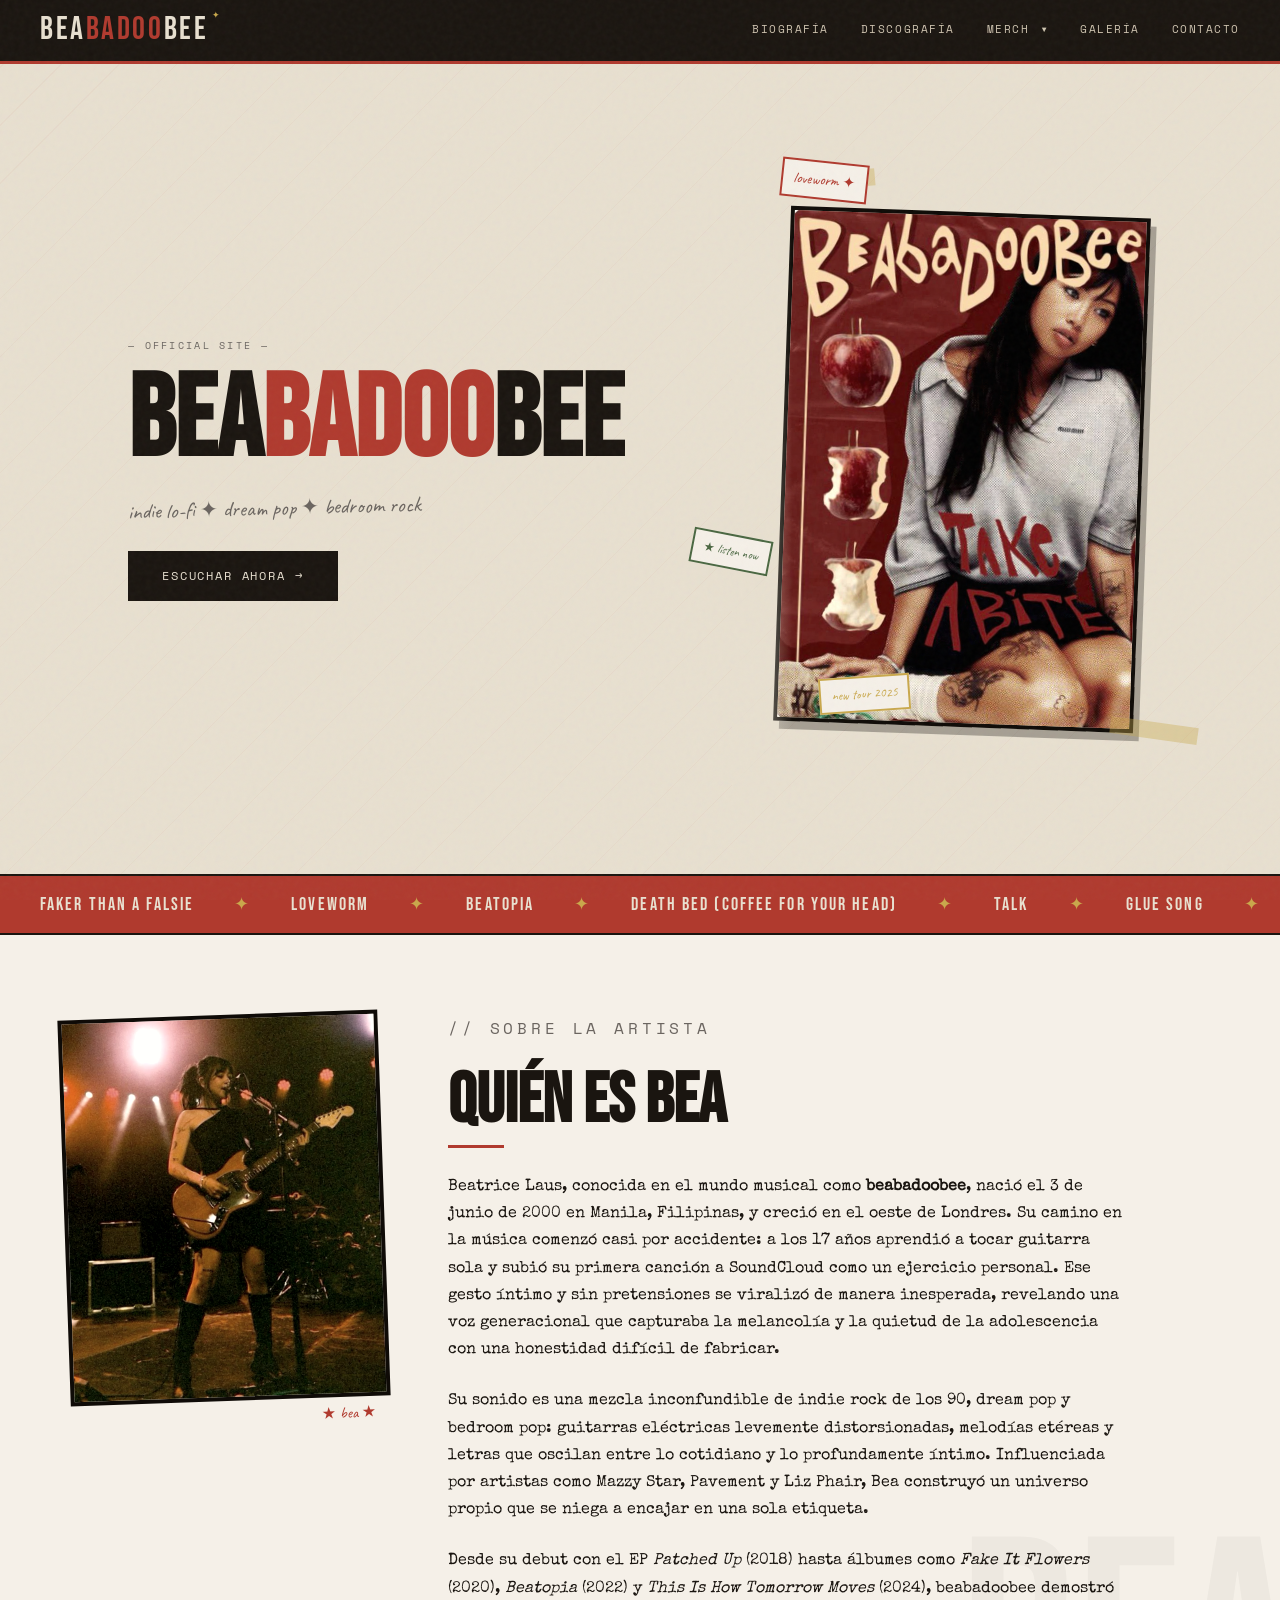
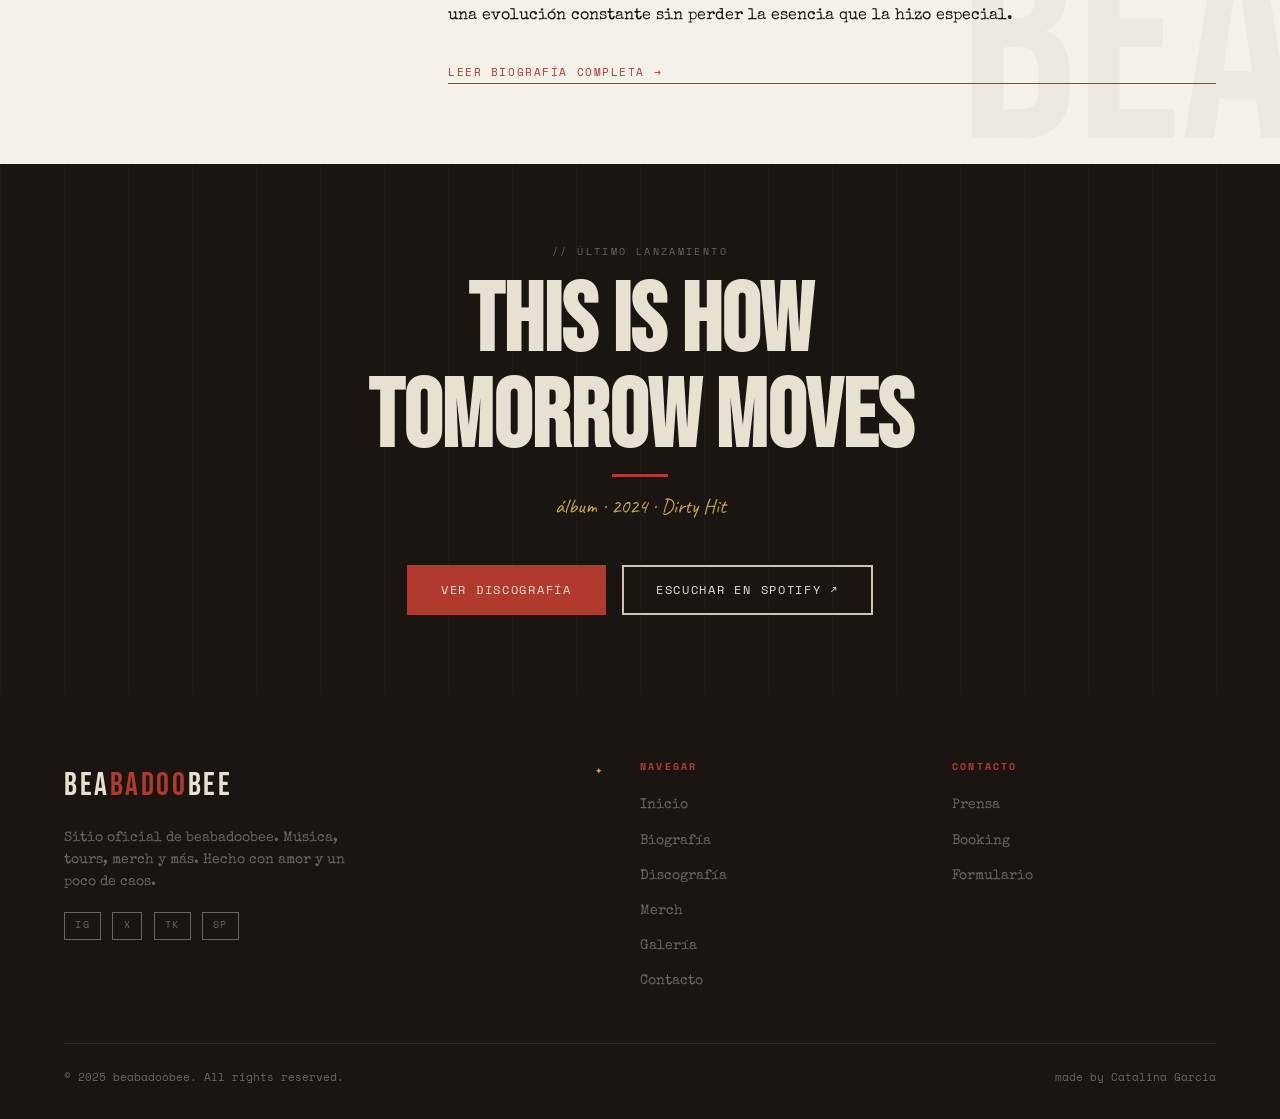
<file: index.html>
<!doctype html>
<html lang="es">
<head>
  <meta charset="UTF-8" />
  <meta name="viewport" content="width=device-width, initial-scale=1.0" />
  <meta name="description" content="Sitio oficial de beabadoobee — música, tours, merch y más." />
  <title>beabadoobee — official site</title>
  <link rel="stylesheet" href="styles.css" />
  <link rel="icon" href="data:image/svg+xml,<svg xmlns='http://www.w3.org/2000/svg' viewBox='0 0 100 100'><text y='.9em' font-size='90'>🌹</text></svg>" />
</head>
<body>

<nav class="site-nav" role="navigation" aria-label="Menú principal">
  <a href="index.html" class="nav-logo">bea<span>badoo</span>bee</a>
  <ul class="nav-links">
    <li><a href="biografia.html">Biografía</a></li>
    <li><a href="discografia.html">Discografía</a></li>
<li class="merch-nav-item">
  <a href="merch.html" class="merch-toggle" aria-haspopup="true">Merch <span class="arrow">▼</span></a>
  <div class="merch-dropdown" role="menu">
    <a href="merch.html">Todo el Merch</a>
    <a href="merch.html#remeras">Remeras</a>
    <a href="merch.html#abrigos">Abrigos</a>
    <a href="merch.html#accesorios">Accesorios</a>
    <a href="merch.html#vinilos">Vinilos</a>
  </div>
</li>
    <li><a href="galeria.html">Galería</a></li>
    <li><a href="contacto.html">Contacto</a></li>
  </ul>
  <button class="hamburger" aria-label="Abrir menú" aria-expanded="false" aria-controls="mobile-menu">
    <span></span><span></span><span></span>
  </button>
</nav>
<div class="mobile-menu" hidden id="mobile-menu">
  <ul>
    <li><a href="biografia.html">Biografía</a></li>
    <li><a href="discografia.html">Discografía</a></li>
    <li>
      <a href="merch.html" class="mobile-merch-toggle">Merch</a>
      <div class="mobile-merch-sub">
        <a href="merch.html">Todo el Merch</a>
        <a href="merch.html#remeras">Remeras</a>
        <a href="merch.html#abrigos">Abrigos</a>
        <a href="merch.html#accesorios">Accesorios</a>
        <a href="merch.html#vinilos">Vinilos</a>
      </div>
    </li>
    <li><a href="galeria.html">Gallery</a></li>
    <li><a href="contacto.html">Contacto</a></li>
  </ul>
</div>

<section class="hero" aria-labelledby="hero-title">
  <div class="hero-bg" aria-hidden="true"></div>

  <div class="hero-text">
    <p class="hero-eyebrow">— official site —</p>
    <h1 class="hero-title" id="hero-title">
      bea<span class="accent">badoo</span>bee
    </h1>
    <p class="hero-subtitle">indie lo-fi ✦ dream pop ✦ bedroom rock</p>
    <a href="discografia.html" class="hero-cta">Escuchar ahora →</a>
  </div>

  <div class="hero-image-side">
    <img
      src="imagenes/portada.jpg"
      alt="beabadoobee inicio primera imagen"
      loading="eager"
    />
    <div class="tape tape-h tape-1" aria-hidden="true"></div>
    <div class="tape tape-h tape-2" aria-hidden="true"></div>
  </div>

  <span class="hero-sticker sticker-1" aria-hidden="true">loveworm ✦</span>
  <span class="hero-sticker sticker-2" aria-hidden="true">new tour 2025</span>
  <span class="hero-sticker sticker-3" aria-hidden="true">★ listen now</span>
</section>

<!-- canciones-->
<div class="marquee-wrap" aria-hidden="true">
  <div class="marquee-track">
    <span>faker than a falsie</span><span class="dot">✦</span>
    <span>loveworm</span><span class="dot">✦</span>
    <span>beatopia</span><span class="dot">✦</span>
    <span>death bed (coffee for your head)</span><span class="dot">✦</span>
    <span>talk</span><span class="dot">✦</span>
    <span>glue song</span><span class="dot">✦</span>
    <span>ripple</span><span class="dot">✦</span>
    <span>faker than a falsie</span><span class="dot">✦</span>
    <span>loveworm</span><span class="dot">✦</span>
    <span>beatopia</span><span class="dot">✦</span>
    <span>death bed (coffee for your head)</span><span class="dot">✦</span>
    <span>talk</span><span class="dot">✦</span>
    <span>glue song</span><span class="dot">✦</span>
    <span>ripple</span><span class="dot">✦</span>
  </div>
</div>

<section class="about" id="sobre" aria-labelledby="about-title">
  <div class="about-grid">
    <div class="about-img-wrap">
      <img
        src="imagenes/bea_escenario2.jpeg"
        alt="presentacion escenario bea"
        loading="lazy"
      />
    </div>
    <div class="about-text">
      <p class="section-label">// sobre la artista</p>
      <h2 class="section-title" id="about-title">quién es bea</h2>
      <p>Beatrice Laus, conocida en el mundo musical como <strong>beabadoobee</strong>, nació el 3 de junio de 2000 en Manila, Filipinas, y creció en el oeste de Londres. Su camino en la música comenzó casi por accidente: a los 17 años aprendió a tocar guitarra sola y subió su primera canción a SoundCloud como un ejercicio personal. Ese gesto íntimo y sin pretensiones se viralizó de manera inesperada, revelando una voz generacional que capturaba la melancolía y la quietud de la adolescencia con una honestidad difícil de fabricar.</p>
      <p>Su sonido es una mezcla inconfundible de indie rock de los 90, dream pop y bedroom pop: guitarras eléctricas levemente distorsionadas, melodías etéreas y letras que oscilan entre lo cotidiano y lo profundamente íntimo. Influenciada por artistas como Mazzy Star, Pavement y Liz Phair, Bea construyó un universo propio que se niega a encajar en una sola etiqueta.</p>
      <p>Desde su debut con el EP <em>Patched Up</em> (2018) hasta álbumes como <em>Fake It Flowers</em> (2020), <em>Beatopia</em> (2022) y <em>This Is How Tomorrow Moves</em> (2024), beabadoobee demostró una evolución constante sin perder la esencia que la hizo especial.</p>
      <a href="biografia.html" class="about-link">Leer biografía completa →</a>
    </div>
  </div>
</section>

<section class="release-teaser" aria-labelledby="release-title">
  <p class="section-label">// último lanzamiento</p>
  <h2 class="section-title" id="release-title">this is how<br/>tomorrow moves</h2>
  <p class="album-info">álbum · 2024 · Dirty Hit</p>
  <div class="release-actions">
    <a href="discografia.html" class="btn-primary">Ver discografía</a>
    <a href="https://open.spotify.com/intl-es/album/5oT7xqbRbQCevZ0XC5aBFu?si=8fBaiIDBQwiIVOT1rym90A" target="_blank" rel="noopener" class="btn-outline">Escuchar en Spotify ↗</a>
  </div>
</section>

<footer class="site-footer" role="contentinfo">
  <div class="footer-inner">
    <div class="footer-brand">
      <a href="index.html" class="nav-logo">bea<span>badoo</span>bee</a>
      <p>Sitio oficial de beabadoobee. Música, tours, merch y más. Hecho con amor y un poco de caos.</p>
      <div class="social-links">
        <a href="https://www.instagram.com/radvxz?igsh=NHJpdWJ2d2psZTdv" target="_blank" rel="noopener">IG</a>
        <a href="https://x.com/beabad00bee" target="_blank" rel="noopener">X</a>
        <a href="https://www.tiktok.com/@gnocchi500?is_from_webapp=1&sender_device=pc" target="_blank" rel="noopener">TK</a>
        <a href="https://open.spotify.com/intl-es/artist/35l9BRT7MXmM8bv2WDQiyB?si=5nLjW3QETwmGz6W-Fy0H8g" target="_blank" rel="noopener">SP</a>
      </div>
    </div>
    <div class="footer-col">
      <h3>Navegar</h3>
      <ul>
        <li><a href="index.html">Inicio</a></li>
        <li><a href="biografia.html">Biografía</a></li>
        <li><a href="discografia.html">Discografía</a></li>
        <li><a href="merch.html">Merch</a></li>
        <li><a href="galeria.html">Galería</a></li>
        <li><a href="contacto.html">Contacto</a></li>
      </ul>
    </div>
    <div class="footer-col">
      <h3>Contacto</h3>
      <ul>
        <li><a href="mailto:press@beabadoobee.com">Prensa</a></li>
        <li><a href="mailto:booking@beabadoobee.com">Booking</a></li>
        <li><a href="contacto.html">Formulario</a></li>
      </ul>
    </div>
  </div>
  <div class="footer-bottom">
    <span>© 2025 beabadoobee. All rights reserved.</span>
    <span>made by Catalina Garcia </span>
  </div>
</footer>

<script src="main.js"></script>
</body>
</html>
</file>
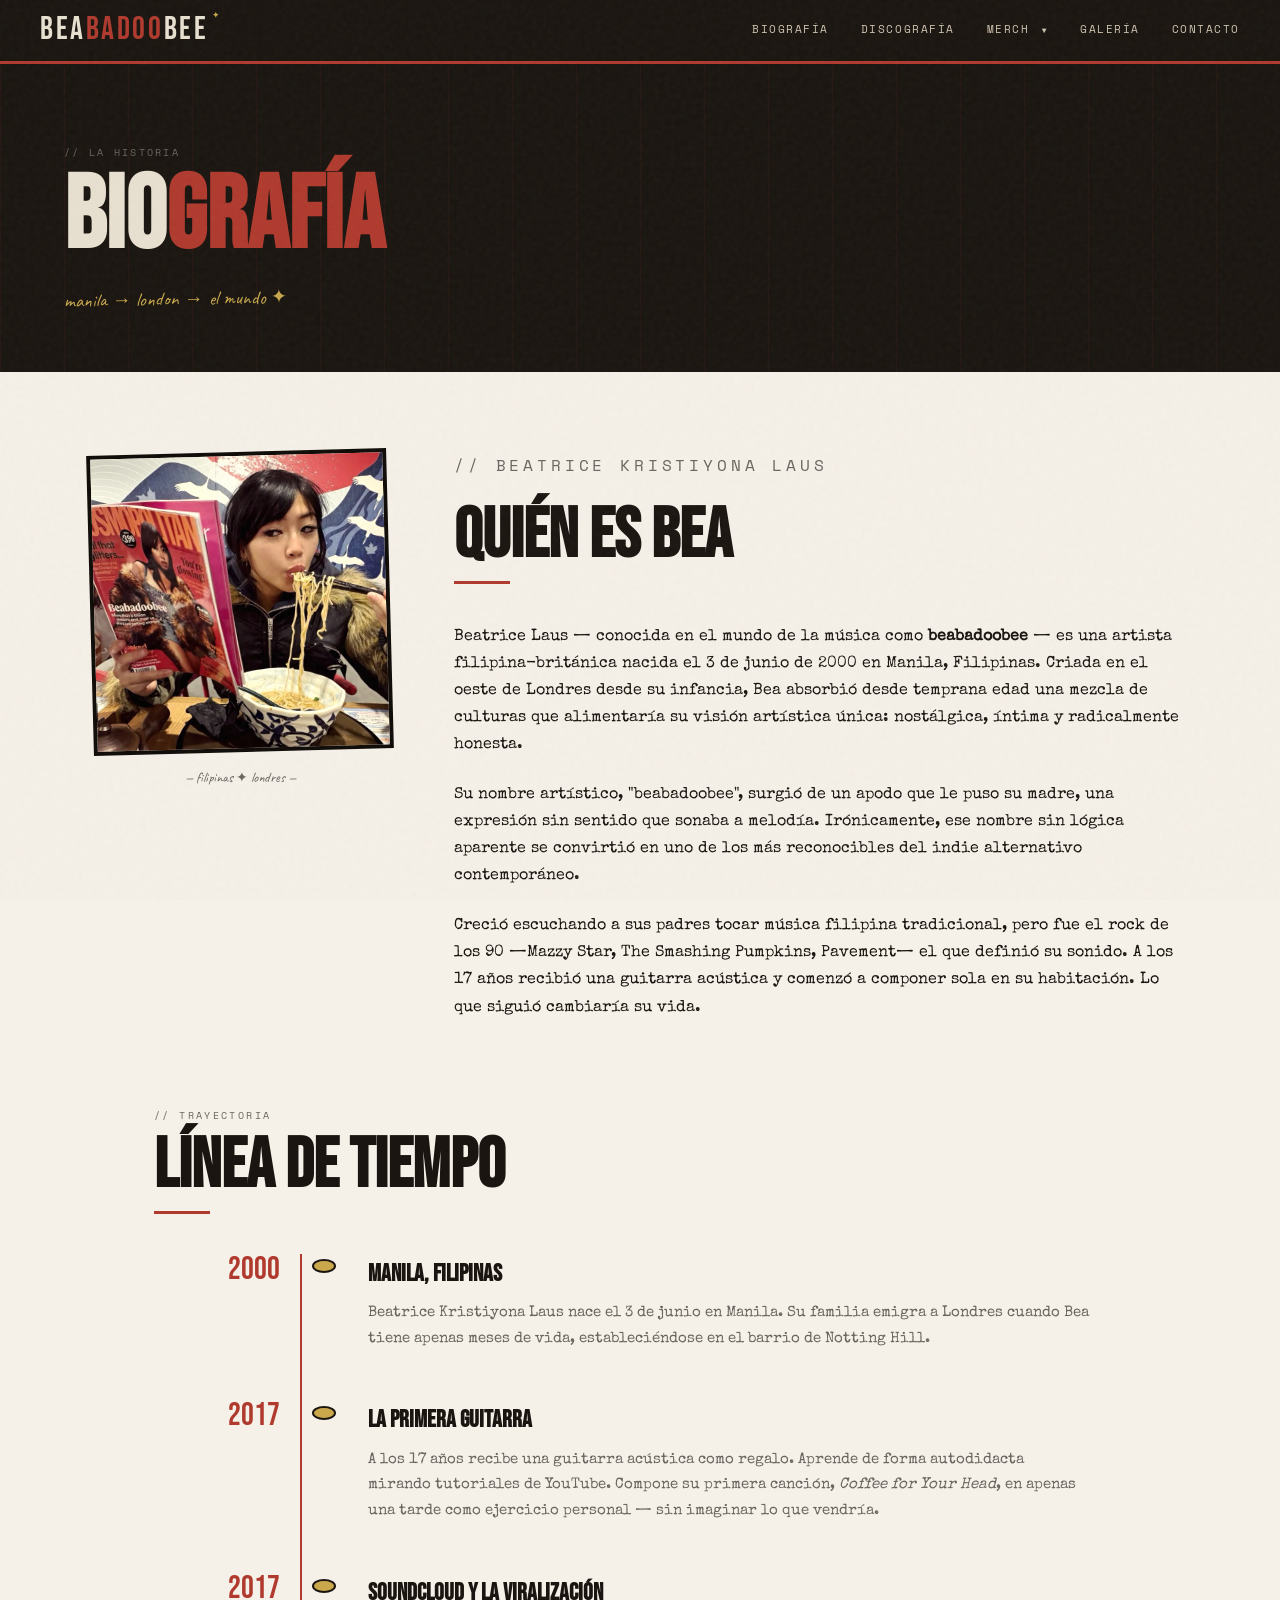
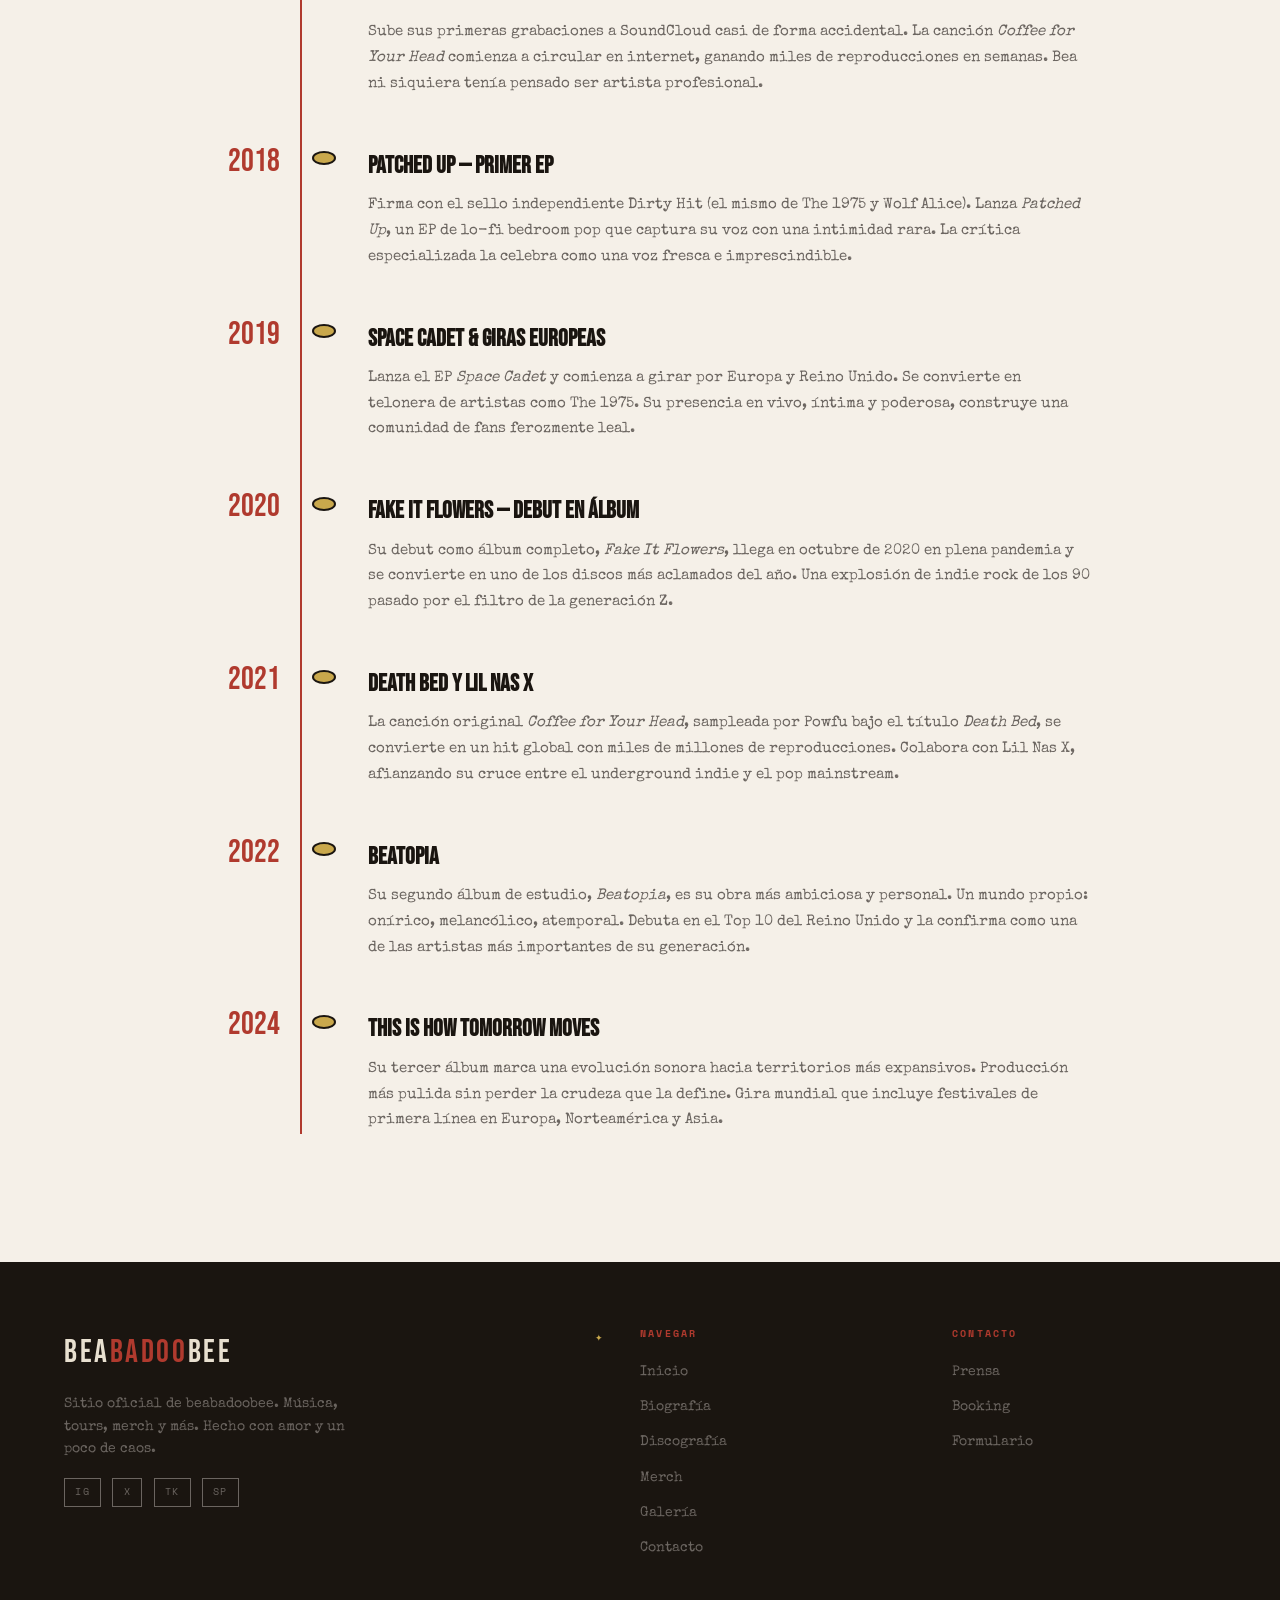
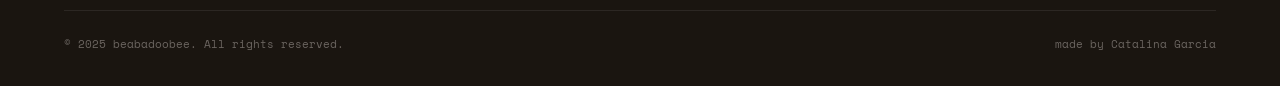
<file: biografia.html>
<!doctype html>
<html lang="es">
<head>
  <meta charset="UTF-8" />
  <meta name="viewport" content="width=device-width, initial-scale=1.0" />
  <meta name="description" content="Biografía de beabadoobee — su historia, trayectoria y vida musical." />
  <title>beabadoobee — Biografía</title>
  <link rel="stylesheet" href="styles.css" />
  <link rel="icon" href="data:image/svg+xml,<svg xmlns='http://www.w3.org/2000/svg' viewBox='0 0 100 100'><text y='.9em' font-size='90'>🌹</text></svg>" />
</head>
<body>

<nav class="site-nav" role="navigation" aria-label="Menú principal">
  <a href="index.html" class="nav-logo">bea<span>badoo</span>bee</a>
  <ul class="nav-links">
    <li><a href="biografia.html">Biografía</a></li>
    <li><a href="discografia.html">Discografía</a></li>
    <li class="merch-nav-item">
      <button class="merch-toggle" aria-haspopup="true">Merch <span class="arrow">▼</span></button>
      <div class="merch-dropdown" role="menu">
        <a href="merch.html">Todo el Merch</a>
        <a href="merch.html#remeras">Remeras</a>
        <a href="merch.html#abrigos">Abrigos</a>
        <a href="merch.html#accesorios">Accesorios</a>
        <a href="merch.html#vinilos">Vinilos</a>
      </div>
    </li>
    <li><a href="galeria.html">Galería</a></li>
    <li><a href="contacto.html">Contacto</a></li>
  </ul>
  <button class="hamburger" aria-label="Abrir menú" aria-expanded="false" aria-controls="mobile-menu">
    <span></span><span></span><span></span>
  </button>
</nav>

<div class="mobile-menu" id="mobile-menu" role="dialog" aria-label="Menú móvil" hidden>
  <ul>
    <li><a href="biografia.html">Biografía</a></li>
    <li><a href="discografia.html">Discografía</a></li>
    <li>
      <button class="mobile-merch-toggle">Merch ▼</button>
      <div class="mobile-merch-sub">
        <a href="merch.html">Todo el Merch</a>
        <a href="merch.html#remeras">Remeras</a>
        <a href="merch.html#abrigos">Abrigos</a>
        <a href="merch.html#accesorios">Accesorios</a>
        <a href="merch.html#vinilos">Vinilos</a>
      </div>
    </li>
    <li><a href="galeria.html">Galería</a></li>
    <li><a href="contacto.html">Contacto</a></li>
  </ul>
</div>

<div class="page-hero">
  <p class="page-hero-eyebrow">// la historia</p>
  <h1 class="page-hero-title">bio<span>grafía</span></h1>
  <p class="page-hero-sub">manila → london → el mundo ✦</p>
</div>

<section class="bio-page" style="padding-top: 5rem;">
  <div class="bio-intro">
    <div class="bio-intro-img">
      <img
        src="imagenes/bea_ramen.jpeg"
        alt="beabadoobee comiendo ramen"
        loading="lazy"
      />
    </div>
    <div class="bio-intro-text">
      <p class="section-label">// beatrice kristiyona laus</p>
      <h2 class="section-title">quién es bea</h2>
      <p>Beatrice Laus — conocida en el mundo de la música como <strong>beabadoobee</strong> — es una artista filipina-británica nacida el 3 de junio de 2000 en Manila, Filipinas. Criada en el oeste de Londres desde su infancia, Bea absorbió desde temprana edad una mezcla de culturas que alimentaría su visión artística única: nostálgica, íntima y radicalmente honesta.</p>
      <p>Su nombre artístico, "beabadoobee", surgió de un apodo que le puso su madre, una expresión sin sentido que sonaba a melodía. Irónicamente, ese nombre sin lógica aparente se convirtió en uno de los más reconocibles del indie alternativo contemporáneo.</p>
      <p>Creció escuchando a sus padres tocar música filipina tradicional, pero fue el rock de los 90 —Mazzy Star, The Smashing Pumpkins, Pavement— el que definió su sonido. A los 17 años recibió una guitarra acústica y comenzó a componer sola en su habitación. Lo que siguió cambiaría su vida.</p>
    </div>
  </div>

  <div style="max-width: 1100px; margin: 0 auto; padding: 0 4rem;">
    <p class="section-label">// trayectoria</p>
    <h2 class="section-title">línea de tiempo</h2>

    <div class="bio-timeline">

      <div class="timeline-item">
        <div class="timeline-year">2000</div>
        <div class="timeline-dot"></div>
        <div class="timeline-content">
          <h3>Manila, Filipinas</h3>
          <p>Beatrice Kristiyona Laus nace el 3 de junio en Manila. Su familia emigra a Londres cuando Bea tiene apenas meses de vida, estableciéndose en el barrio de Notting Hill.</p>
        </div>
      </div>

      <div class="timeline-item">
        <div class="timeline-year">2017</div>
        <div class="timeline-dot"></div>
        <div class="timeline-content">
          <h3>La primera guitarra</h3>
          <p>A los 17 años recibe una guitarra acústica como regalo. Aprende de forma autodidacta mirando tutoriales de YouTube. Compone su primera canción, <em>Coffee for Your Head</em>, en apenas una tarde como ejercicio personal — sin imaginar lo que vendría.</p>
        </div>
      </div>

      <div class="timeline-item">
        <div class="timeline-year">2017</div>
        <div class="timeline-dot"></div>
        <div class="timeline-content">
          <h3>SoundCloud y la viralización</h3>
          <p>Sube sus primeras grabaciones a SoundCloud casi de forma accidental. La canción <em>Coffee for Your Head</em> comienza a circular en internet, ganando miles de reproducciones en semanas. Bea ni siquiera tenía pensado ser artista profesional.</p>
        </div>
      </div>

      <div class="timeline-item">
        <div class="timeline-year">2018</div>
        <div class="timeline-dot"></div>
        <div class="timeline-content">
          <h3>Patched Up — primer EP</h3>
          <p>Firma con el sello independiente Dirty Hit (el mismo de The 1975 y Wolf Alice). Lanza <em>Patched Up</em>, un EP de lo-fi bedroom pop que captura su voz con una intimidad rara. La crítica especializada la celebra como una voz fresca e imprescindible.</p>
        </div>
      </div>

      <div class="timeline-item">
        <div class="timeline-year">2019</div>
        <div class="timeline-dot"></div>
        <div class="timeline-content">
          <h3>Space Cadet & giras europeas</h3>
          <p>Lanza el EP <em>Space Cadet</em> y comienza a girar por Europa y Reino Unido. Se convierte en telonera de artistas como The 1975. Su presencia en vivo, íntima y poderosa, construye una comunidad de fans ferozmente leal.</p>
        </div>
      </div>

      <div class="timeline-item">
        <div class="timeline-year">2020</div>
        <div class="timeline-dot"></div>
        <div class="timeline-content">
          <h3>Fake It Flowers — debut en álbum</h3>
          <p>Su debut como álbum completo, <em>Fake It Flowers</em>, llega en octubre de 2020 en plena pandemia y se convierte en uno de los discos más aclamados del año. Una explosión de indie rock de los 90 pasado por el filtro de la generación Z.</p>
        </div>
      </div>

      <div class="timeline-item">
        <div class="timeline-year">2021</div>
        <div class="timeline-dot"></div>
        <div class="timeline-content">
          <h3>Death Bed y Lil Nas X</h3>
          <p>La canción original <em>Coffee for Your Head</em>, sampleada por Powfu bajo el título <em>Death Bed</em>, se convierte en un hit global con miles de millones de reproducciones. Colabora con Lil Nas X, afianzando su cruce entre el underground indie y el pop mainstream.</p>
        </div>
      </div>

      <div class="timeline-item">
        <div class="timeline-year">2022</div>
        <div class="timeline-dot"></div>
        <div class="timeline-content">
          <h3>Beatopia</h3>
          <p>Su segundo álbum de estudio, <em>Beatopia</em>, es su obra más ambiciosa y personal. Un mundo propio: onírico, melancólico, atemporal. Debuta en el Top 10 del Reino Unido y la confirma como una de las artistas más importantes de su generación.</p>
        </div>
      </div>

      <div class="timeline-item">
        <div class="timeline-year">2024</div>
        <div class="timeline-dot"></div>
        <div class="timeline-content">
          <h3>This Is How Tomorrow Moves</h3>
          <p>Su tercer álbum marca una evolución sonora hacia territorios más expansivos. Producción más pulida sin perder la crudeza que la define. Gira mundial que incluye festivales de primera línea en Europa, Norteamérica y Asia.</p>
        </div>
      </div>

    </div>
  </div>
</section>
<footer class="site-footer" role="contentinfo">
  <div class="footer-inner">
    <div class="footer-brand">
      <a href="index.html" class="nav-logo">bea<span>badoo</span>bee</a>
      <p>Sitio oficial de beabadoobee. Música, tours, merch y más. Hecho con amor y un poco de caos.</p>
      <div class="social-links">
        <a href="https://www.instagram.com/radvxz?igsh=NHJpdWJ2d2psZTdv" target="_blank" rel="noopener">IG</a>
        <a href="https://x.com/beabad00bee" target="_blank" rel="noopener">X</a>
        <a href="https://www.tiktok.com/@gnocchi500?is_from_webapp=1&sender_device=pc" target="_blank" rel="noopener">TK</a>
        <a href="https://open.spotify.com/intl-es/artist/35l9BRT7MXmM8bv2WDQiyB?si=5nLjW3QETwmGz6W-Fy0H8g" target="_blank" rel="noopener">SP</a>
      </div>
    </div>
    <div class="footer-col">
      <h3>Navegar</h3>
      <ul>
        <li><a href="index.html">Inicio</a></li>
        <li><a href="biografia.html">Biografía</a></li>
        <li><a href="discografia.html">Discografía</a></li>
        <li><a href="merch.html">Merch</a></li>
        <li><a href="galeria.html">Galería</a></li>
        <li><a href="contacto.html">Contacto</a></li>
      </ul>
    </div>
    <div class="footer-col">
      <h3>Contacto</h3>
      <ul>
        <li><a href="mailto:press@beabadoobee.com">Prensa</a></li>
        <li><a href="mailto:booking@beabadoobee.com">Booking</a></li>
        <li><a href="contacto.html">Formulario</a></li>
      </ul>
    </div>
  </div>
  <div class="footer-bottom">
    <span>© 2025 beabadoobee. All rights reserved.</span>
    <span>made by Catalina Garcia </span>
  </div>
</footer>

<script src="main.js"></script>
</body>
</html>
</file>
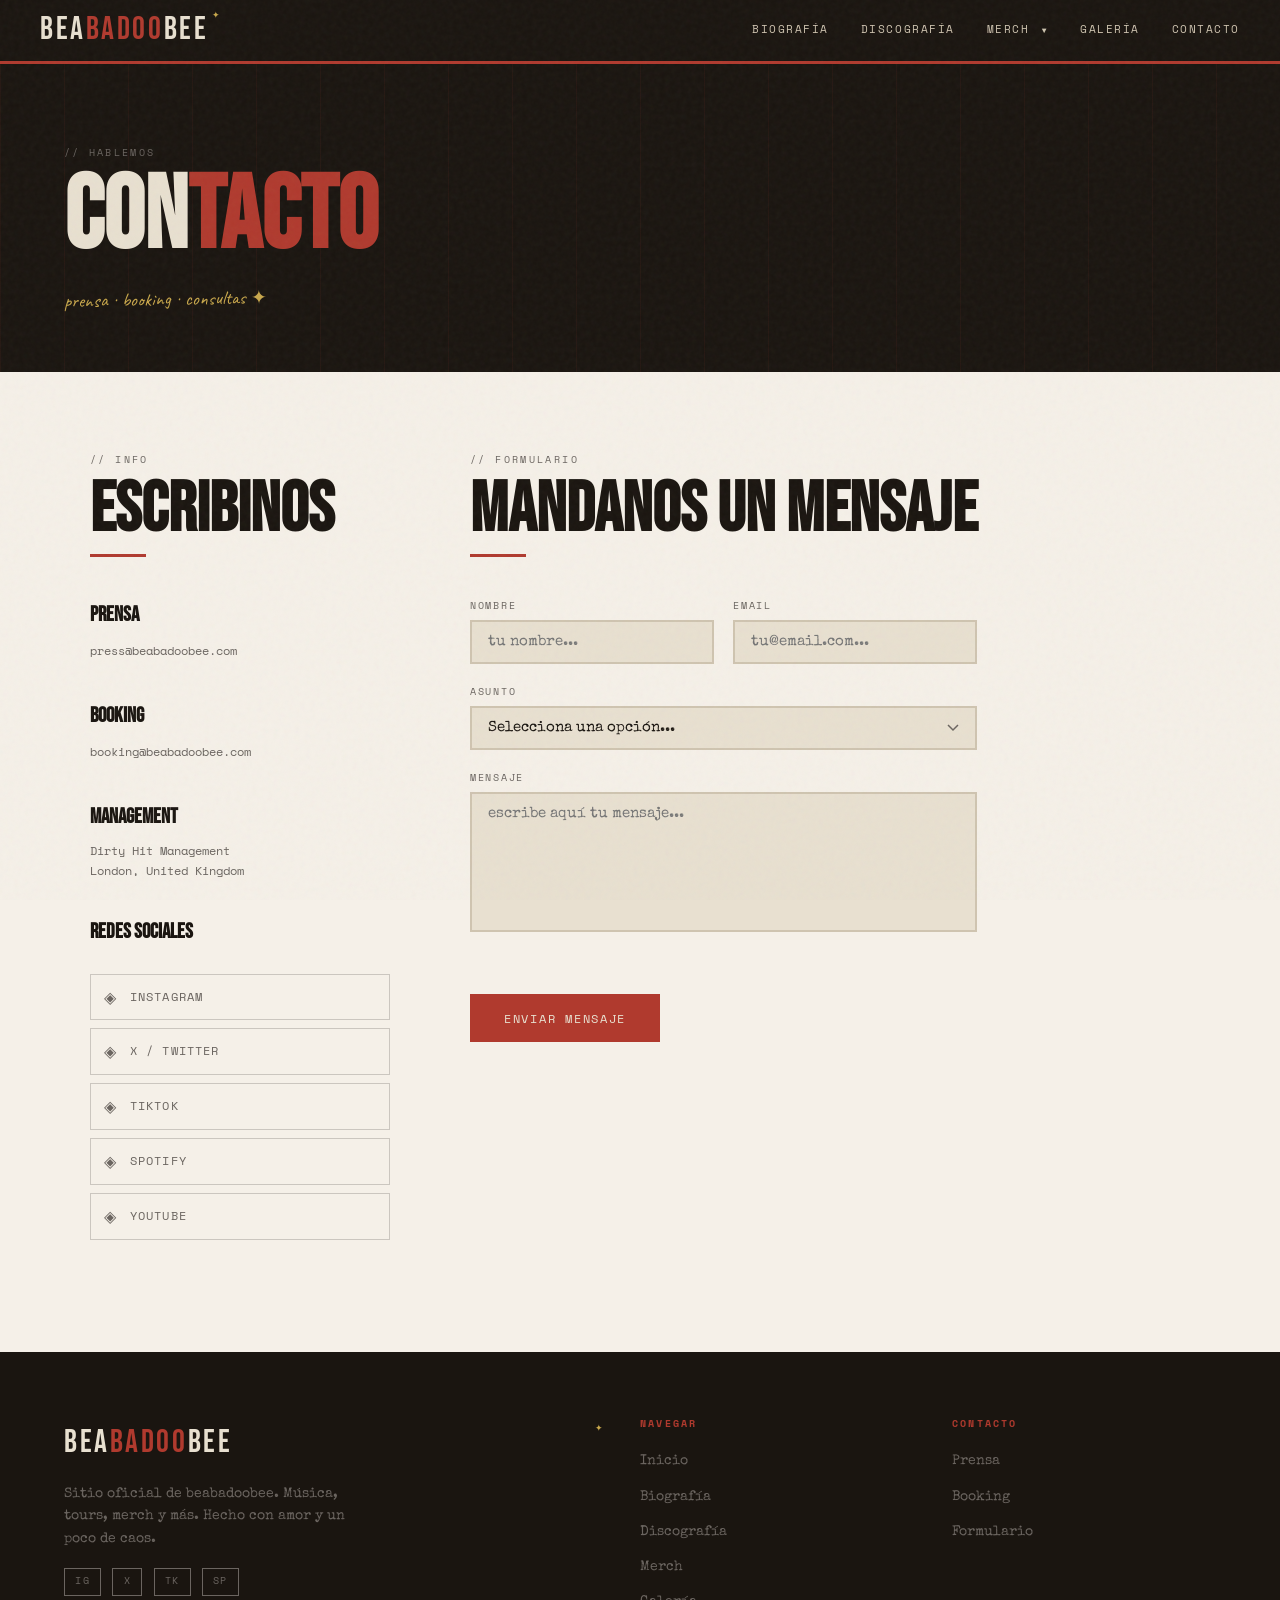
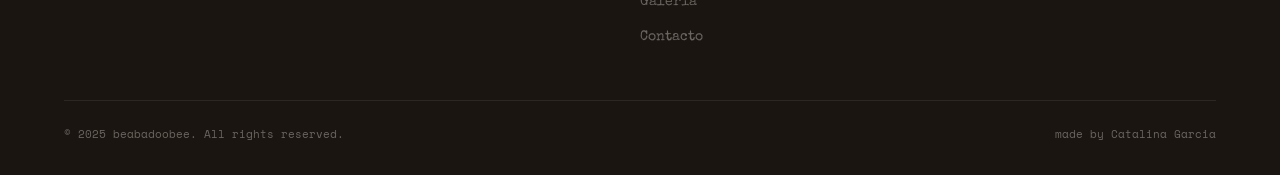
<file: contacto.html>
<!doctype html>
<html lang="es">
<head>
  <meta charset="UTF-8" />
  <meta name="viewport" content="width=device-width, initial-scale=1.0" />
  <meta name="description" content="Contacto oficial de beabadoobee — prensa, booking y consultas generales." />
  <title>beabadoobee — Contacto</title>
  <link rel="stylesheet" href="styles.css" />
  <link rel="icon" href="data:image/svg+xml,<svg xmlns='http://www.w3.org/2000/svg' viewBox='0 0 100 100'><text y='.9em' font-size='90'>🌹</text></svg>" />
</head>
<body>

<!-- ── NAV ───────────────────────────────── -->
<nav class="site-nav" role="navigation" aria-label="Menú principal">
  <a href="index.html" class="nav-logo">bea<span>badoo</span>bee</a>
  <ul class="nav-links">
    <li><a href="biografia.html">Biografía</a></li>
    <li><a href="discografia.html">Discografía</a></li>
    <li class="merch-nav-item">
      <button class="merch-toggle" aria-haspopup="true">Merch <span class="arrow">▼</span></button>
      <div class="merch-dropdown" role="menu">
        <a href="merch.html">Todo el Merch</a>
        <a href="merch.html#remeras">Remeras</a>
        <a href="merch.html#abrigos">Abrigos</a>
        <a href="merch.html#accesorios">Accesorios</a>
        <a href="merch.html#vinilos">Vinilos</a>
      </div>
    </li>
    <li><a href="galeria.html">Galería</a></li>
    <li><a href="contacto.html">Contacto</a></li>
  </ul>
  <button class="hamburger" aria-label="Abrir menú" aria-expanded="false" aria-controls="mobile-menu">
    <span></span><span></span><span></span>
  </button>
</nav>

<div class="mobile-menu" id="mobile-menu" role="dialog" aria-label="Menú móvil" hidden>
  <ul>
    <li><a href="biografia.html">Biografía</a></li>
    <li><a href="discografia.html">Discografía</a></li>
    <li>
      <button class="mobile-merch-toggle">Merch ▼</button>
      <div class="mobile-merch-sub">
        <a href="merch.html">Todo el Merch</a>
        <a href="merch.html#remeras">Remeras</a>
        <a href="merch.html#abrigos">Abrigos</a>
        <a href="merch.html#accesorios">Accesorios</a>
        <a href="merch.html#vinilos">Vinilos</a>
      </div>
    </li>
    <li><a href="galeria.html">Galería</a></li>
    <li><a href="contacto.html">Contacto</a></li>
  </ul>
</div>

<!-- ── PAGE HERO ─────────────────────────── -->
<div class="page-hero">
  <p class="page-hero-eyebrow">// hablemos</p>
  <h1 class="page-hero-title">con<span>tacto</span></h1>
  <p class="page-hero-sub">prensa · booking · consultas ✦</p>
</div>

<!-- ── CONTACTO ──────────────────────────── -->
<section class="contact-page">
  <div class="contact-wrap">

    <!-- Info + redes -->
    <aside class="contact-info">
      <div class="contact-title">
        <p class="section-label">// info</p>
        <h2 class="section-title">escribinos</h2>
      </div>

      <div class="juntitos">
        <div class="contact-info-block">
          <h3>Prensa</h3>
          <a href="mailto:press@beabadoobee.com">press@beabadoobee.com</a>
        </div>
  
        <div class="contact-info-block">
          <h3>Booking</h3>
          <a href="mailto:booking@beabadoobee.com">booking@beabadoobee.com</a>
        </div>
  
        <div class="contact-info-block">
          <h3>Management</h3>
          <p>Dirty Hit Management<br/>London, United Kingdom</p>
        </div>
      </div>

      <div class="contact-info-block">
        <h3>Redes sociales</h3>
        <div class="contact-socials">
          <a href="https://www.instagram.com/beabadoobee/" target="_blank" rel="noopener" class="contact-social-link">
            <span class="social-icon">◈</span> Instagram
          </a>
          <a href="https://twitter.com/beabadoobee" target="_blank" rel="noopener" class="contact-social-link">
            <span class="social-icon">◈</span> X / Twitter
          </a>
          <a href="https://www.tiktok.com/@beabadoobee" target="_blank" rel="noopener" class="contact-social-link">
            <span class="social-icon">◈</span> TikTok
          </a>
          <a href="https://open.spotify.com/artist/27NovPIUIRrOZoCHxABJwK" target="_blank" rel="noopener" class="contact-social-link">
            <span class="social-icon">◈</span> Spotify
          </a>
          <a href="https://www.youtube.com/@beabadoobee" target="_blank" rel="noopener" class="contact-social-link">
            <span class="social-icon">◈</span> YouTube
          </a>
        </div>
      </div>
    </aside>

    <!-- Formulario -->
     <div class="formulariox">
       <div class="contact-form-wrap">
         <div class="titulito">
           <p class="section-label">// formulario</p>
           <h2 class="section-title">mandanos un mensaje</h2>
         </div>
   
         <form class="contact-form" id="contact-form" novalidate>
     
     <div class="form-group-hp" style="display:none !important;" aria-hidden="true">
       <input type="text" name="b_username" tabindex="-1" value="" autocomplete="off" />
     </div>
   
     <div class="form-row">
       <div class="form-group">
         <label for="name">Nombre</label>
         <input type="text" id="name" required maxlength="60" placeholder="tu nombre..." autocomplete="name" />
       </div>
       <div class="form-group">
         <label for="email">Email</label>
         <input type="email" id="email" required maxlength="100" placeholder="tu@email.com..." autocomplete="email" />
       </div>
     </div>
   
     <div class="form-group">
       <label for="subject">Asunto</label>
       <select id="subject" required>
         <option value="" disabled selected>Selecciona una opción...</option>
         <option value="press">Prensa / Medios</option>
         <option value="booking">Booking / Conciertos</option>
         <option value="store">Tienda de Merch / Soporte</option>
         <option value="fans">Mensaje de Fans 🌹</option>
       </select>
     </div>
   
     <div class="form-group">
       <label for="message">Mensaje</label>
       <textarea id="message" required maxlength="1500" placeholder="escribe aquí tu mensaje..."></textarea>
     </div>
   
     <div class="form-feedback" id="form-feedback" aria-live="polite"></div>
   
     <div class="form-submit">
       <button type="submit" class="btn btn-primary" id="submit-btn">Enviar Mensaje</button>
     </div>
   </form>
       </div>
     </div>

  </div>
</section>
<footer class="site-footer" role="contentinfo">
  <div class="footer-inner">
    <div class="footer-brand">
      <a href="index.html" class="nav-logo">bea<span>badoo</span>bee</a>
      <p>Sitio oficial de beabadoobee. Música, tours, merch y más. Hecho con amor y un poco de caos.</p>
      <div class="social-links">
        <a href="https://www.instagram.com/radvxz?igsh=NHJpdWJ2d2psZTdv" target="_blank" rel="noopener">IG</a>
        <a href="https://x.com/beabad00bee" target="_blank" rel="noopener">X</a>
        <a href="https://www.tiktok.com/@gnocchi500?is_from_webapp=1&sender_device=pc" target="_blank" rel="noopener">TK</a>
        <a href="https://open.spotify.com/intl-es/artist/35l9BRT7MXmM8bv2WDQiyB?si=5nLjW3QETwmGz6W-Fy0H8g" target="_blank" rel="noopener">SP</a>
      </div>
    </div>
    <div class="footer-col">
      <h3>Navegar</h3>
      <ul>
        <li><a href="index.html">Inicio</a></li>
        <li><a href="biografia.html">Biografía</a></li>
        <li><a href="discografia.html">Discografía</a></li>
        <li><a href="merch.html">Merch</a></li>
        <li><a href="galeria.html">Galería</a></li>
        <li><a href="contacto.html">Contacto</a></li>
      </ul>
    </div>
    <div class="footer-col">
      <h3>Contacto</h3>
      <ul>
        <li><a href="mailto:press@beabadoobee.com">Prensa</a></li>
        <li><a href="mailto:booking@beabadoobee.com">Booking</a></li>
        <li><a href="contacto.html">Formulario</a></li>
      </ul>
    </div>
  </div>
  <div class="footer-bottom">
    <span>© 2025 beabadoobee. All rights reserved.</span>
    <span>made by Catalina Garcia </span>
  </div>
</footer>

<script src="main.js"></script>
</body>
</html>
</file>
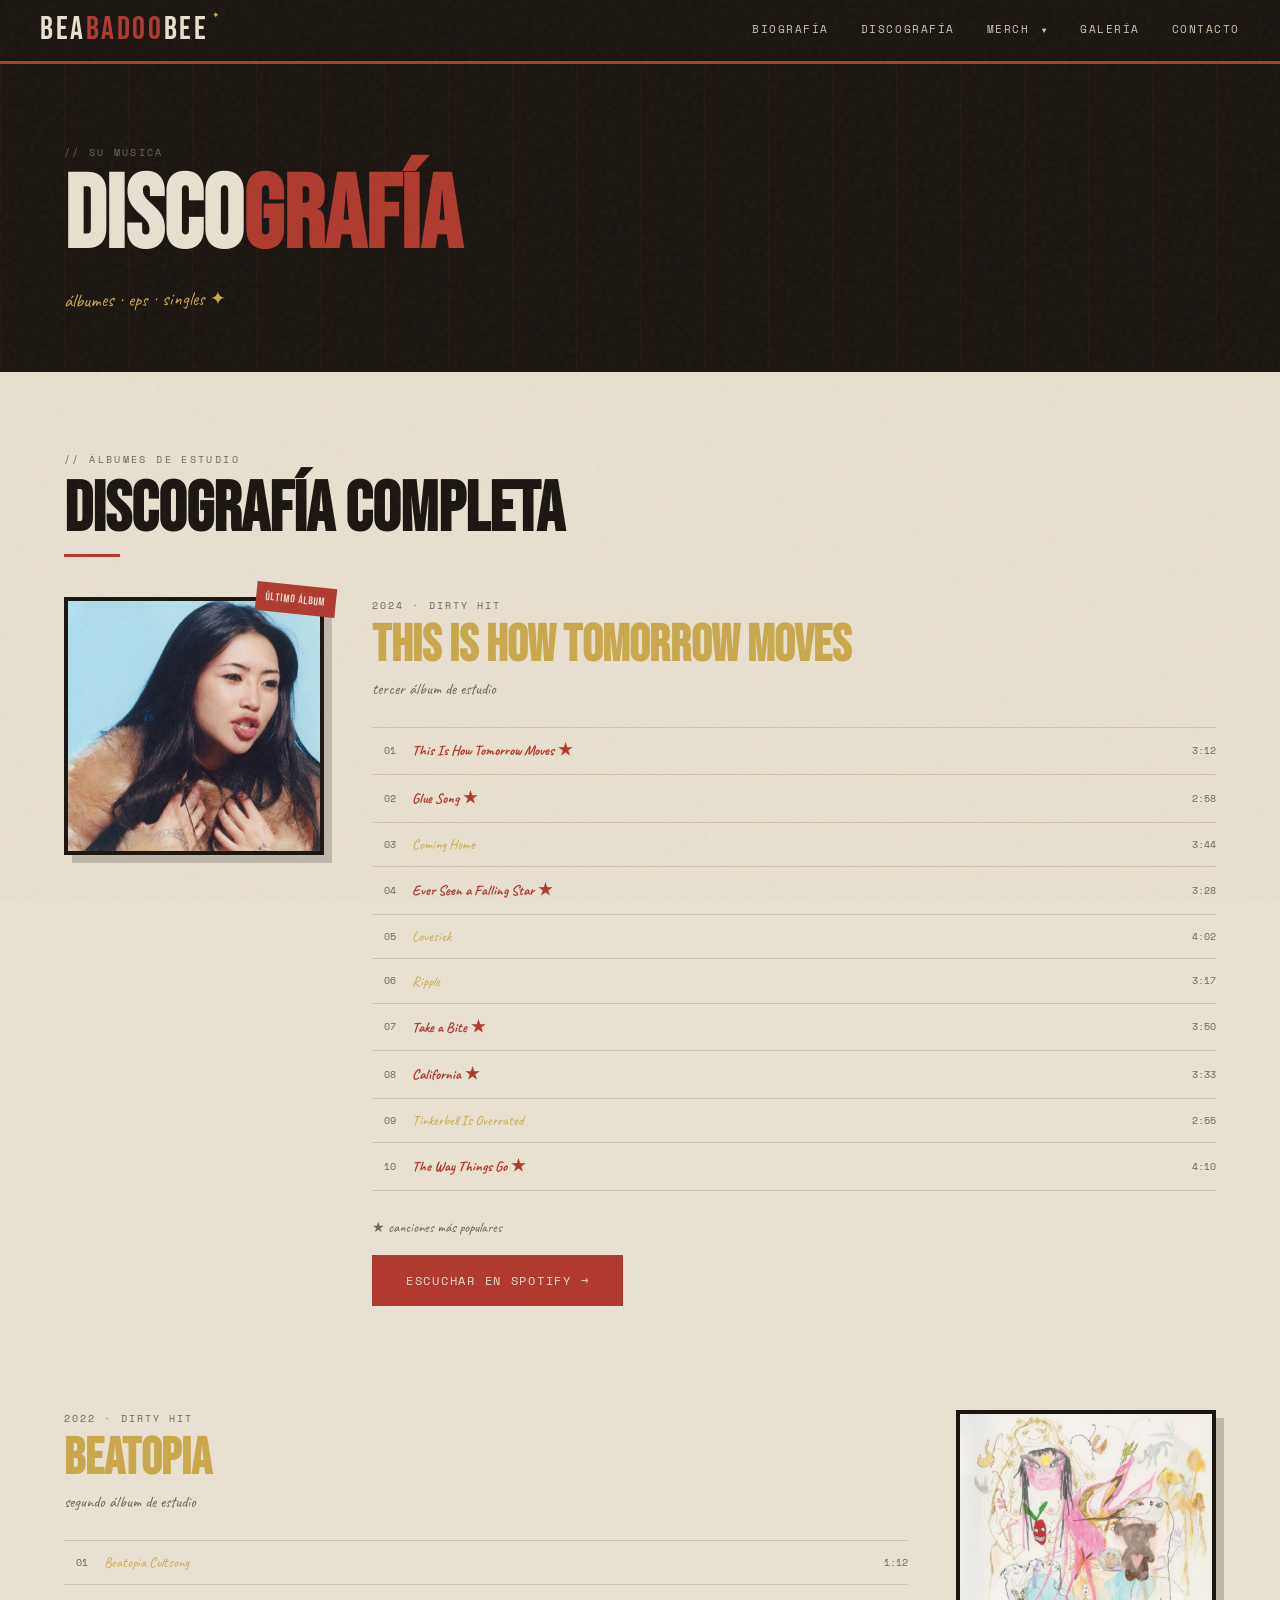
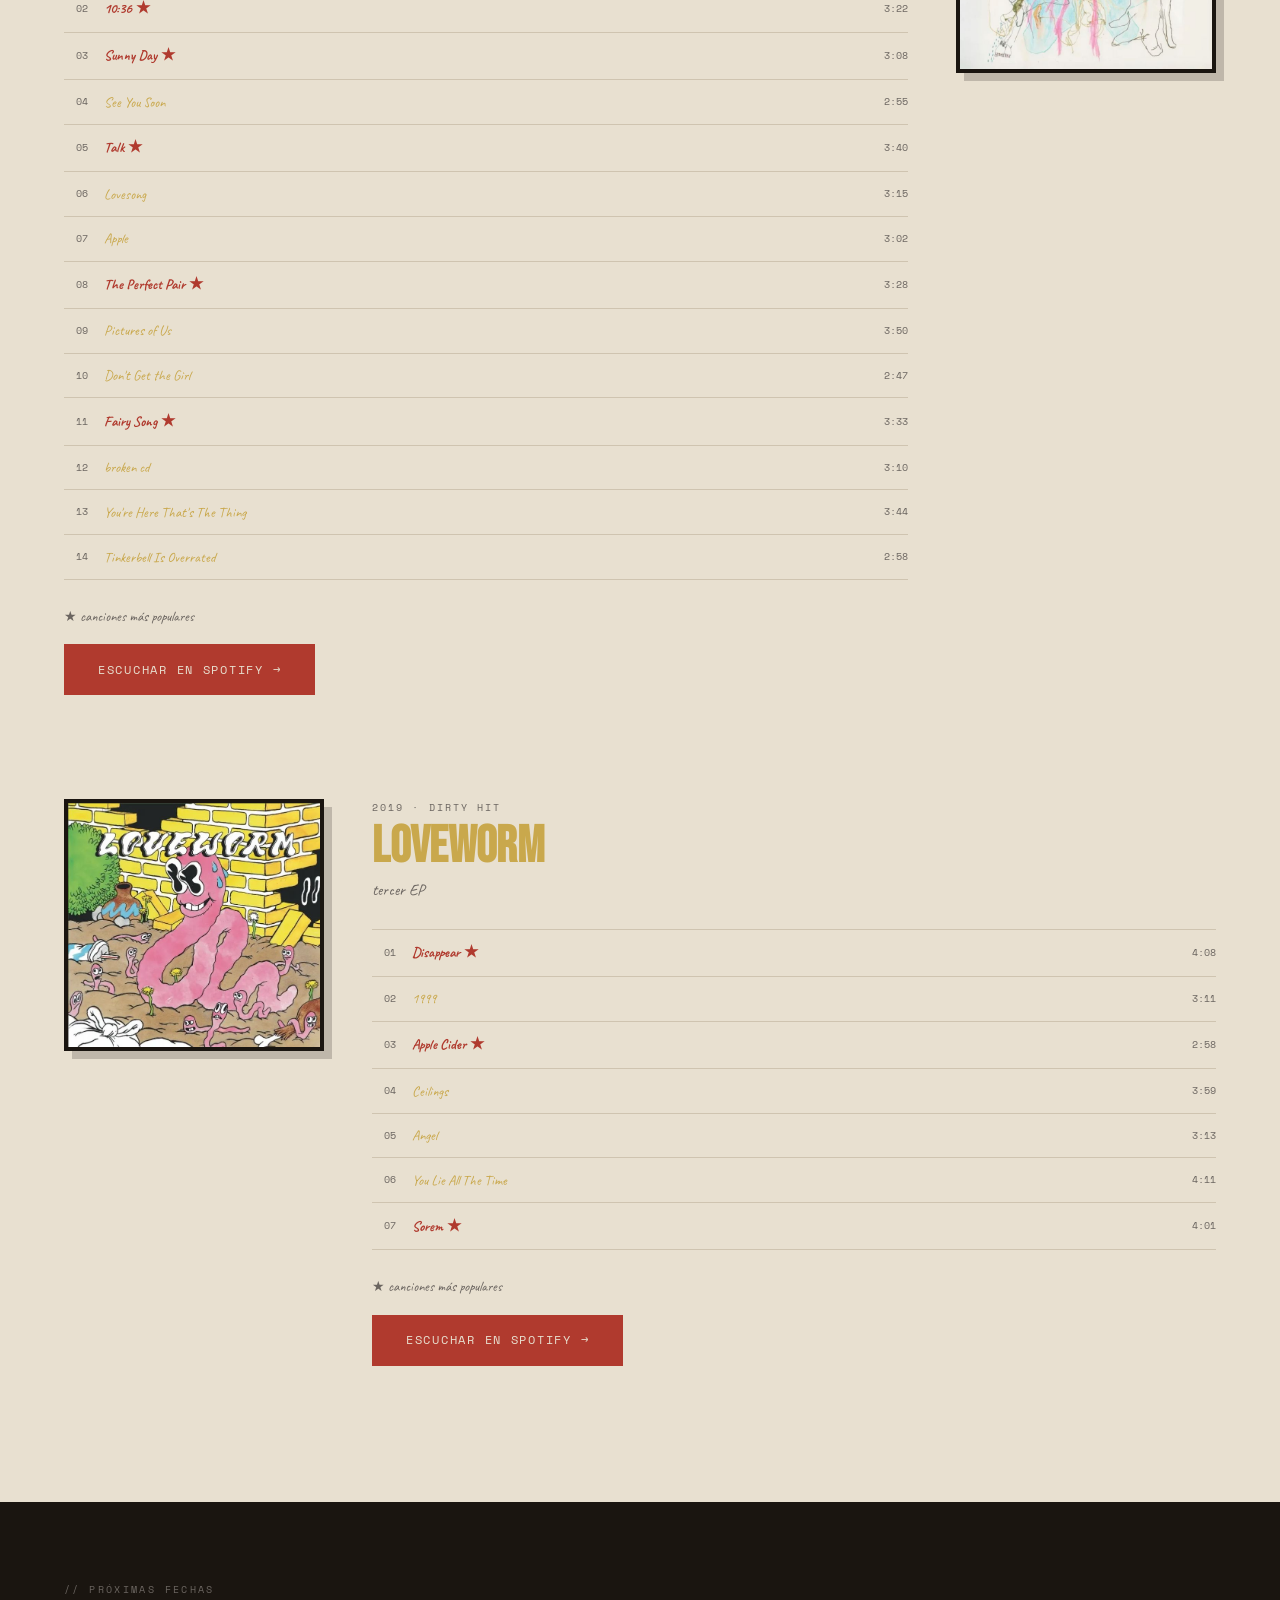
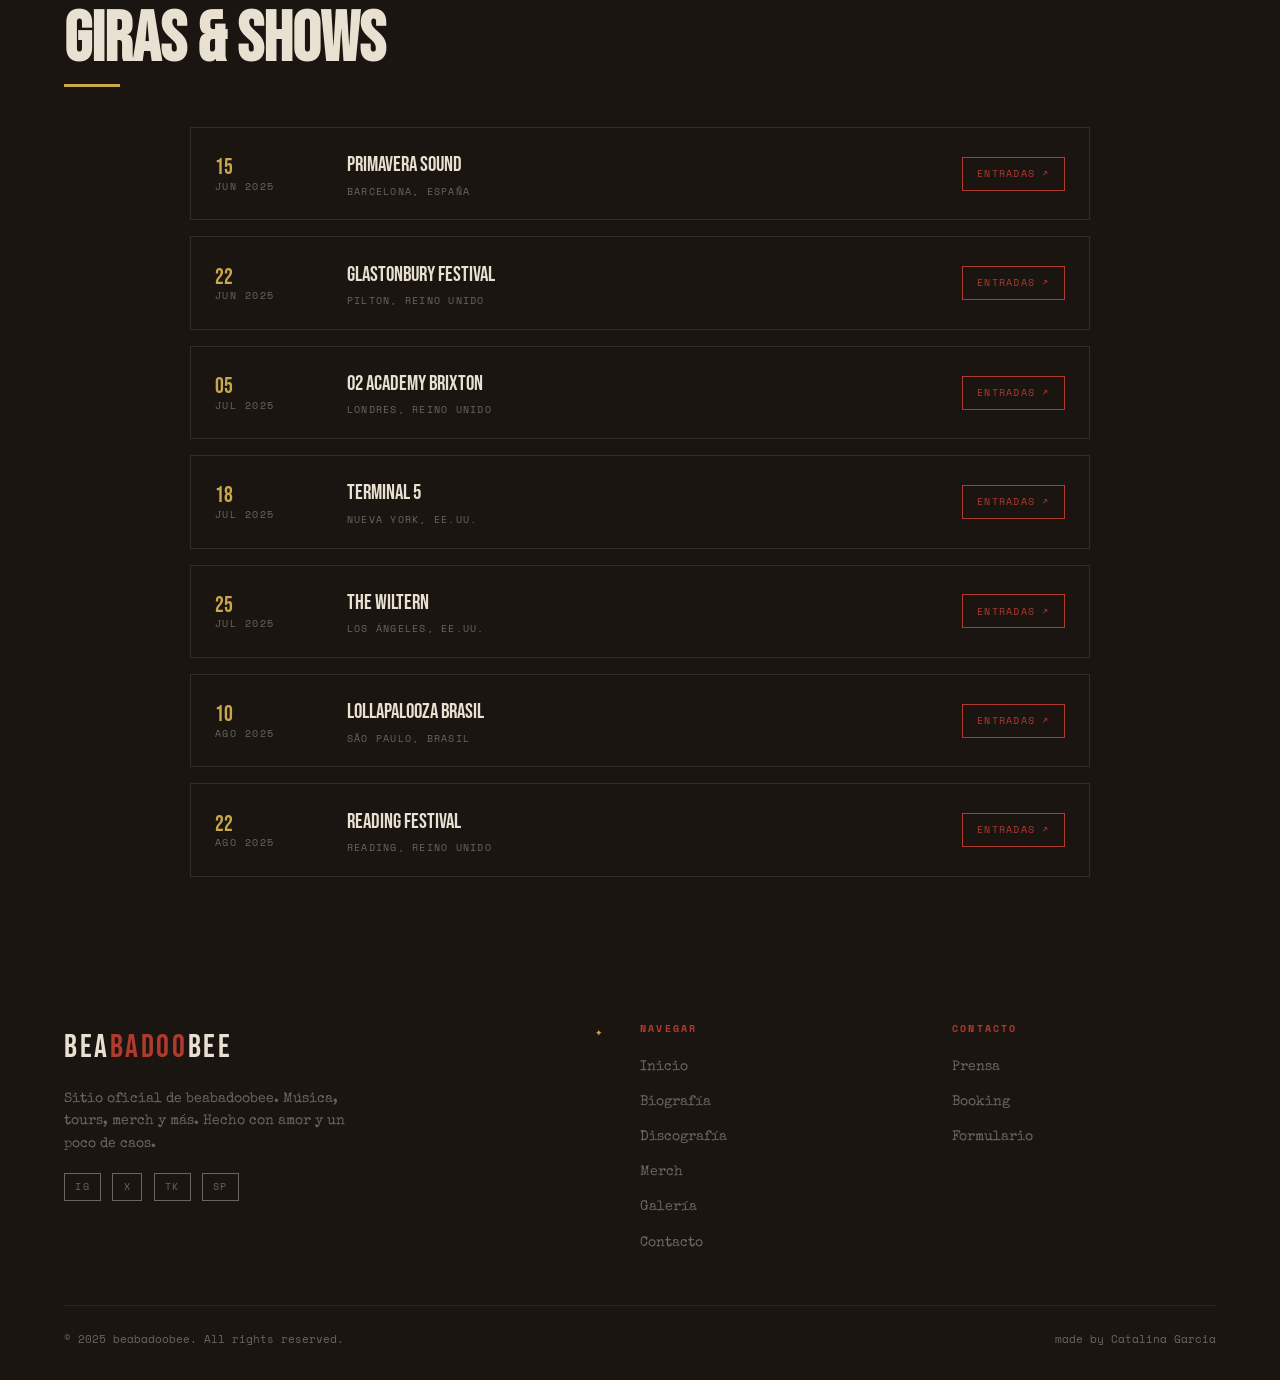
<file: discografia.html>
<!doctype html>
<html lang="es">
<head>
  <meta charset="UTF-8" />
  <meta name="viewport" content="width=device-width, initial-scale=1.0" />
  <meta name="description" content="Discografía completa de beabadoobee — álbumes, EPs y próximas fechas de tour." />
  <title>beabadoobee — Discografía</title>
  <link rel="stylesheet" href="styles.css" />
  <link rel="icon" href="data:image/svg+xml,<svg xmlns='http://www.w3.org/2000/svg' viewBox='0 0 100 100'><text y='.9em' font-size='90'>🌹</text></svg>" />
</head>
<body>

<nav class="site-nav" role="navigation" aria-label="Menú principal">
  <a href="index.html" class="nav-logo">bea<span>badoo</span>bee</a>
  <ul class="nav-links">
    <li><a href="biografia.html">Biografía</a></li>
    <li><a href="discografia.html">Discografía</a></li>
    <li class="merch-nav-item">
      <button class="merch-toggle" aria-haspopup="true">Merch <span class="arrow">▼</span></button>
      <div class="merch-dropdown" role="menu">
        <a href="merch.html">Todo el Merch</a>
        <a href="merch.html#remeras">Remeras</a>
        <a href="merch.html#abrigos">Abrigos</a>
        <a href="merch.html#accesorios">Accesorios</a>
        <a href="merch.html#vinilos">Vinilos</a>
      </div>
    </li>
    <li><a href="galeria.html">Galería</a></li>
    <li><a href="contacto.html">Contacto</a></li>
  </ul>
  <button class="hamburger" aria-label="Abrir menú" aria-expanded="false" aria-controls="mobile-menu">
    <span></span><span></span><span></span>
  </button>
</nav>
<div class="mobile-menu" id="mobile-menu" role="dialog" aria-label="Menú móvil" hidden>
  <ul>
    <li><a href="biografia.html">Biografía</a></li>
    <li><a href="discografia.html">Discografía</a></li>
    <li>
      <button class="mobile-merch-toggle">Merch ▼</button>
      <div class="mobile-merch-sub">
        <a href="merch.html">Todo el Merch</a>
        <a href="merch.html#remeras">Remeras</a>
        <a href="merch.html#abrigos">Abrigos</a>
        <a href="merch.html#accesorios">Accesorios</a>
        <a href="merch.html#vinilos">Vinilos</a>
      </div>
    </li>
    <li><a href="galeria.html">Galería</a></li>
    <li><a href="contacto.html">Contacto</a></li>
  </ul>
</div>

<div class="page-hero">
  <p class="page-hero-eyebrow">// su música</p>
  <h1 class="page-hero-title">disco<span>grafía</span></h1>
  <p class="page-hero-sub">álbumes · eps · singles ✦</p>
</div>

<section class="disco-page">
  <p class="section-label">// álbumes de estudio</p>
  <h2 class="section-title">discografía completa</h2>

  <div class="disco-albums">

    <div class="album-block">
      <div class="album-cover-wrap">
        <img
          src="imagenes/tihtm.jpeg"
          alt="This Is How Tomorrow Moves — beabadoobee"
          loading="lazy"
        />
        <span class="album-badge">último álbum</span>
      </div>
      <div class="album-info">
        <p class="album-year">2024 · Dirty Hit</p>
        <h3 class="album-title">this is how tomorrow moves</h3>
        <span class="album-label-name">tercer álbum de estudio</span>
        <div class="tracklist">
          <div class="track"><span class="track-num">01</span><span class="track-name popular">This Is How Tomorrow Moves</span><span class="track-dur">3:12</span></div>
          <div class="track"><span class="track-num">02</span><span class="track-name popular">Glue Song</span><span class="track-dur">2:58</span></div>
          <div class="track"><span class="track-num">03</span><span class="track-name">Coming Home</span><span class="track-dur">3:44</span></div>
          <div class="track"><span class="track-num">04</span><span class="track-name popular">Ever Seen a Falling Star</span><span class="track-dur">3:28</span></div>
          <div class="track"><span class="track-num">05</span><span class="track-name">Lovesick</span><span class="track-dur">4:02</span></div>
          <div class="track"><span class="track-num">06</span><span class="track-name">Ripple</span><span class="track-dur">3:17</span></div>
          <div class="track"><span class="track-num">07</span><span class="track-name popular">Take a Bite</span><span class="track-dur">3:50</span></div>
          <div class="track"><span class="track-num">08</span><span class="track-name popular">California</span><span class="track-dur">3:33</span></div>
          <div class="track"><span class="track-num">09</span><span class="track-name">Tinkerbell Is Overrated</span><span class="track-dur">2:55</span></div>
          <div class="track"><span class="track-num">10</span><span class="track-name popular">The Way Things Go</span><span class="track-dur">4:10</span></div>
        </div>
        <p style="font-family:var(--font-hand);font-size:0.9rem;color:var(--grey);">★ canciones más populares</p>
        <a href="https://open.spotify.com/intl-es/album/5oT7xqbRbQCevZ0XC5aBFu?si=D8ey-z_cS2aWnoXyn7SRBg" target="_blank" rel="noopener" class="btn-primary" style="margin-top:1rem;">Escuchar en Spotify →</a>
      </div>
    </div>

    <div class="album-block">
      <div class="album-cover-wrap">
        <img
          src="imagenes/beatopia.jpeg"
          alt="Beatopia — beabadoobee"
          loading="lazy"
        />
      </div>
      <div class="album-info">
        <p class="album-year">2022 · Dirty Hit</p>
        <h3 class="album-title">beatopia</h3>
        <span class="album-label-name">segundo álbum de estudio</span>
        <div class="tracklist">
          <div class="track"><span class="track-num">01</span><span class="track-name">Beatopia Cultsong</span><span class="track-dur">1:12</span></div>
          <div class="track"><span class="track-num">02</span><span class="track-name popular">10:36</span><span class="track-dur">3:22</span></div>
          <div class="track"><span class="track-num">03</span><span class="track-name popular">Sunny Day</span><span class="track-dur">3:08</span></div>
          <div class="track"><span class="track-num">04</span><span class="track-name">See You Soon</span><span class="track-dur">2:55</span></div>
          <div class="track"><span class="track-num">05</span><span class="track-name popular">Talk</span><span class="track-dur">3:40</span></div>
          <div class="track"><span class="track-num">06</span><span class="track-name">Lovesong</span><span class="track-dur">3:15</span></div>
          <div class="track"><span class="track-num">07</span><span class="track-name">Apple</span><span class="track-dur">3:02</span></div>
          <div class="track"><span class="track-num">08</span><span class="track-name popular">The Perfect Pair</span><span class="track-dur">3:28</span></div>
          <div class="track"><span class="track-num">09</span><span class="track-name">Pictures of Us</span><span class="track-dur">3:50</span></div>
          <div class="track"><span class="track-num">10</span><span class="track-name">Don't Get the Girl</span><span class="track-dur">2:47</span></div>
          <div class="track"><span class="track-num">11</span><span class="track-name popular">Fairy Song</span><span class="track-dur">3:33</span></div>
          <div class="track"><span class="track-num">12</span><span class="track-name">broken cd</span><span class="track-dur">3:10</span></div>
          <div class="track"><span class="track-num">13</span><span class="track-name">You're Here That's The Thing</span><span class="track-dur">3:44</span></div>
          <div class="track"><span class="track-num">14</span><span class="track-name">Tinkerbell Is Overrated</span><span class="track-dur">2:58</span></div>
        </div>
        <p style="font-family:var(--font-hand);font-size:0.9rem;color:var(--grey);">★ canciones más populares</p>
        <a href="https://open.spotify.com/intl-es/album/2rhNQbqRNxiNQkDXTffe1V?si=NyqyP6vGRie2e1649GfnBg" target="_blank" rel="noopener" class="btn-primary" style="margin-top:1rem;">Escuchar en Spotify →</a>
      </div>
    </div>

    <div class="album-block">
      <div class="album-cover-wrap">
        <img
          src="imagenes/loveworm.jpeg"
          alt="Loveworm — beabadoobee"
          loading="lazy"
        />
      </div>
      <div class="album-info">
        <p class="album-year">2019 · Dirty Hit</p>
        <h3 class="album-title">Loveworm</h3>
        <span class="album-label-name">tercer EP</span>
        <div class="tracklist">
          <div class="track"><span class="track-num">01</span><span class="track-name popular">Disappear</span><span class="track-dur">4:08</span></div>
          <div class="track"><span class="track-num">02</span><span class="track-name">1999</span><span class="track-dur">3:11</span></div>
          <div class="track"><span class="track-num">03</span><span class="track-name popular">Apple Cider</span><span class="track-dur">2:58</span></div>
          <div class="track"><span class="track-num">04</span><span class="track-name">Ceilings</span><span class="track-dur">3:59</span></div>
          <div class="track"><span class="track-num">05</span><span class="track-name">Angel</span><span class="track-dur">3:13</span></div>
          <div class="track"><span class="track-num">06</span><span class="track-name  ">You Lie All The Time</span><span class="track-dur">4:11</span></div>
          <div class="track"><span class="track-num">07</span><span class="track-name popular">Sorem</span><span class="track-dur">4:01</span></div>
        </div>
        <p style="font-family:var(--font-hand);font-size:0.9rem;color:var(--grey);">★ canciones más populares</p>
        <a href="https://open.spotify.com/intl-es/album/475CNcvlqtRpaXjTcn4hCP?si=LZSxG5PNRoiGpFQjHEjkxg" target="_blank" rel="noopener" class="btn-primary" style="margin-top:1rem;">Escuchar en Spotify →</a>
      </div>
    </div>
  </div>
</section>

<section class="tour-section" id="tour" aria-labelledby="tour-title">
  <p class="section-label">// próximas fechas</p>
  <h2 class="section-title" id="tour-title">giras & shows</h2>
  <div class="tour-list">
    <div class="tour-item">
      <div class="tour-date">15<small>jun 2025</small></div>
      <div class="tour-info">
        <p class="tour-venue">Primavera Sound</p>
        <p class="tour-city">Barcelona, España</p>
      </div>
      <a href="https://www.primaverasound.com" target="_blank" rel="noopener" class="tour-tickets">Entradas ↗</a>
    </div>

    <div class="tour-item">
      <div class="tour-date">22<small>jun 2025</small></div>
      <div class="tour-info">
        <p class="tour-venue">Glastonbury Festival</p>
        <p class="tour-city">Pilton, Reino Unido</p>
      </div>
      <a href="https://www.glastonburyfestivals.co.uk" target="_blank" rel="noopener" class="tour-tickets">Entradas ↗</a>
    </div>

    <div class="tour-item">
      <div class="tour-date">05<small>jul 2025</small></div>
      <div class="tour-info">
        <p class="tour-venue">O2 Academy Brixton</p>
        <p class="tour-city">Londres, Reino Unido</p>
      </div>
      <a href="https://www.academymusicgroup.com/o2academybrixton" target="_blank" rel="noopener" class="tour-tickets">Entradas ↗</a>
    </div>

    <div class="tour-item">
      <div class="tour-date">18<small>jul 2025</small></div>
      <div class="tour-info">
        <p class="tour-venue">Terminal 5</p>
        <p class="tour-city">Nueva York, EE.UU.</p>
      </div>
      <a href="https://www.terminal5nyc.com" target="_blank" rel="noopener" class="tour-tickets">Entradas ↗</a>
    </div>

    <div class="tour-item">
      <div class="tour-date">25<small>jul 2025</small></div>
      <div class="tour-info">
        <p class="tour-venue">The Wiltern</p>
        <p class="tour-city">Los Ángeles, EE.UU.</p>
      </div>
      <a href="https://www.thewiltern.com" target="_blank" rel="noopener" class="tour-tickets">Entradas ↗</a>
    </div>

    <div class="tour-item">
      <div class="tour-date">10<small>ago 2025</small></div>
      <div class="tour-info">
        <p class="tour-venue">Lollapalooza Brasil</p>
        <p class="tour-city">São Paulo, Brasil</p>
      </div>
      <a href="https://www.lollapaloozabr.com" target="_blank" rel="noopener" class="tour-tickets">Entradas ↗</a>
    </div>

    <div class="tour-item">
      <div class="tour-date">22<small>ago 2025</small></div>
      <div class="tour-info">
        <p class="tour-venue">Reading Festival</p>
        <p class="tour-city">Reading, Reino Unido</p>
      </div>
      <a href="https://www.readingfestival.com" target="_blank" rel="noopener" class="tour-tickets">Entradas ↗</a>
    </div>
  </div>
</section>

<footer class="site-footer" role="contentinfo">
  <div class="footer-inner">
    <div class="footer-brand">
      <a href="index.html" class="nav-logo">bea<span>badoo</span>bee</a>
      <p>Sitio oficial de beabadoobee. Música, tours, merch y más. Hecho con amor y un poco de caos.</p>
      <div class="social-links">
        <a href="https://www.instagram.com/radvxz?igsh=NHJpdWJ2d2psZTdv" target="_blank" rel="noopener">IG</a>
        <a href="https://x.com/beabad00bee" target="_blank" rel="noopener">X</a>
        <a href="https://www.tiktok.com/@gnocchi500?is_from_webapp=1&sender_device=pc" target="_blank" rel="noopener">TK</a>
        <a href="https://open.spotify.com/intl-es/artist/35l9BRT7MXmM8bv2WDQiyB?si=5nLjW3QETwmGz6W-Fy0H8g" target="_blank" rel="noopener">SP</a>
      </div>
    </div>
    <div class="footer-col">
      <h3>Navegar</h3>
      <ul>
        <li><a href="index.html">Inicio</a></li>
        <li><a href="biografia.html">Biografía</a></li>
        <li><a href="discografia.html">Discografía</a></li>
        <li><a href="merch.html">Merch</a></li>
        <li><a href="galeria.html">Galería</a></li>
        <li><a href="contacto.html">Contacto</a></li>
      </ul>
    </div>
    <div class="footer-col">
      <h3>Contacto</h3>
      <ul>
        <li><a href="mailto:press@beabadoobee.com">Prensa</a></li>
        <li><a href="mailto:booking@beabadoobee.com">Booking</a></li>
        <li><a href="contacto.html">Formulario</a></li>
      </ul>
    </div>
  </div>
  <div class="footer-bottom">
    <span>© 2025 beabadoobee. All rights reserved.</span>
    <span>made by Catalina Garcia </span>
  </div>
</footer>

<script src="main.js"></script>
</body>
</html>
</file>
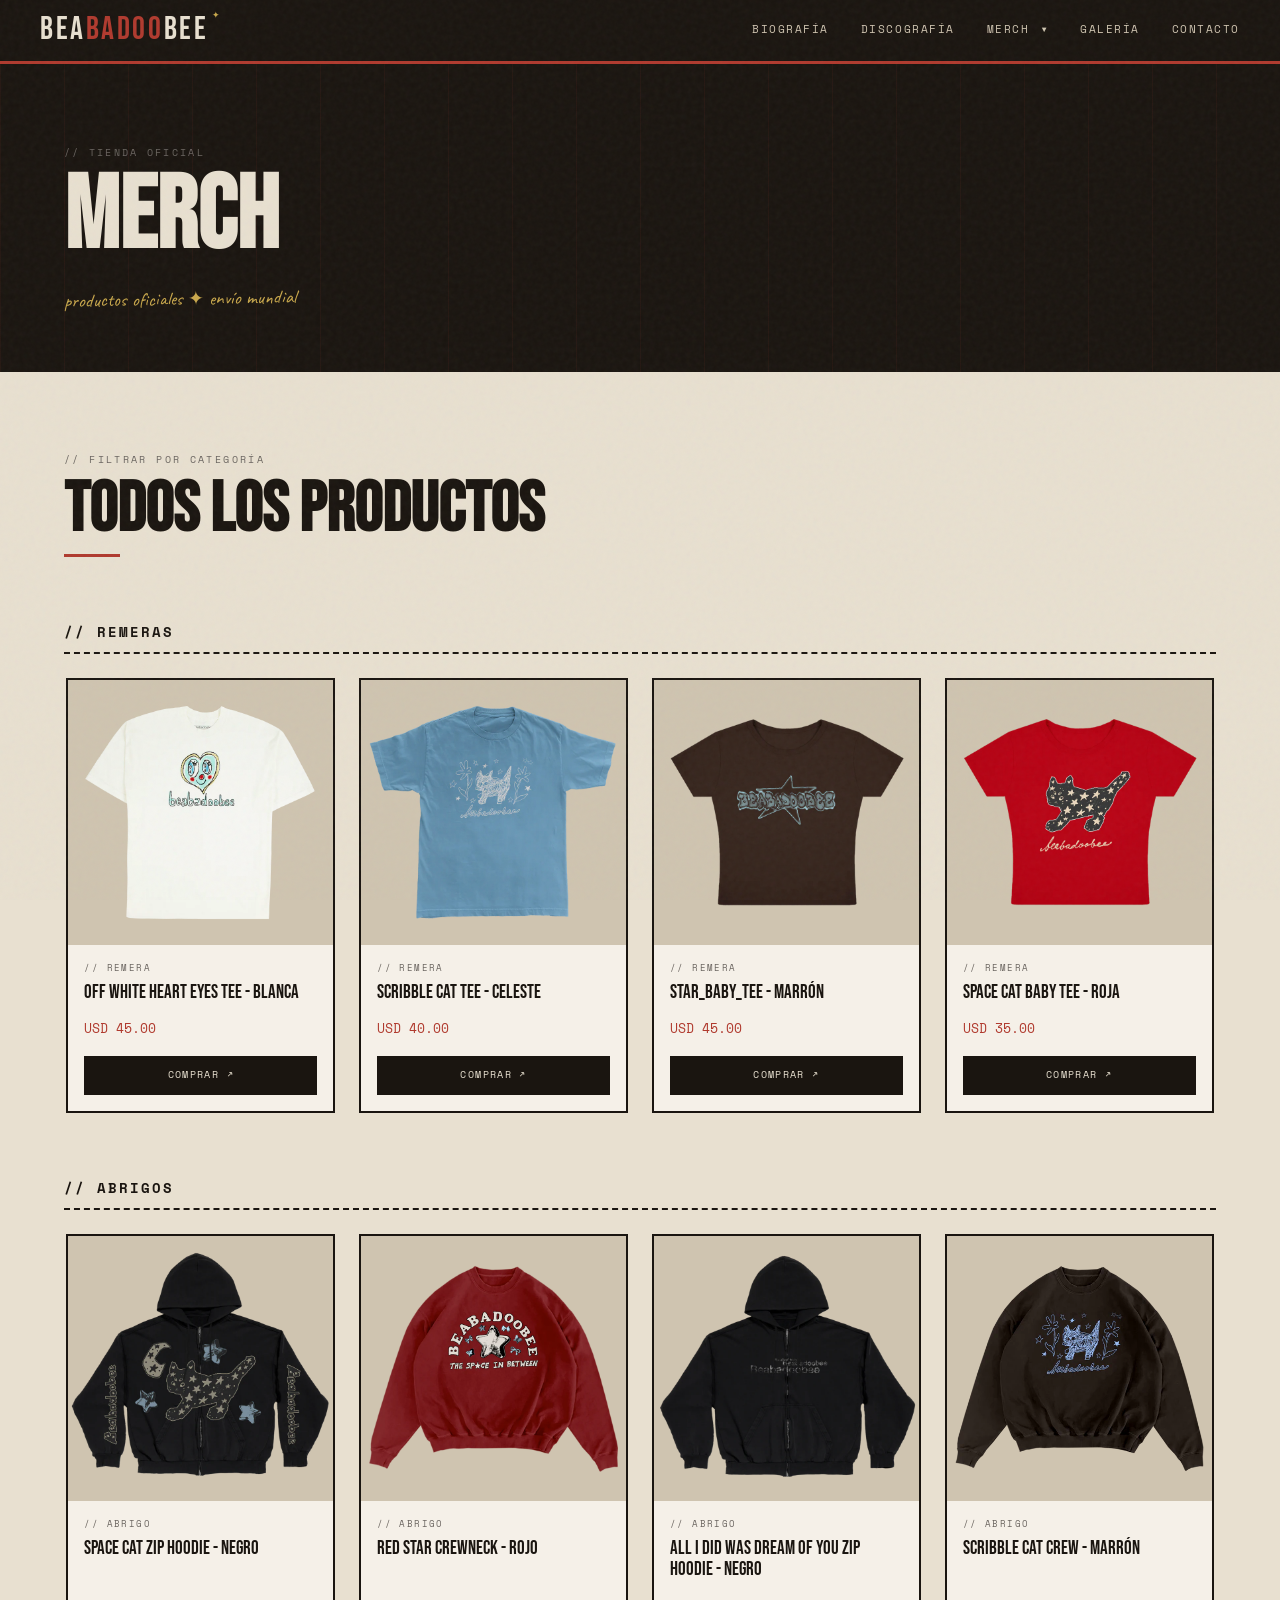
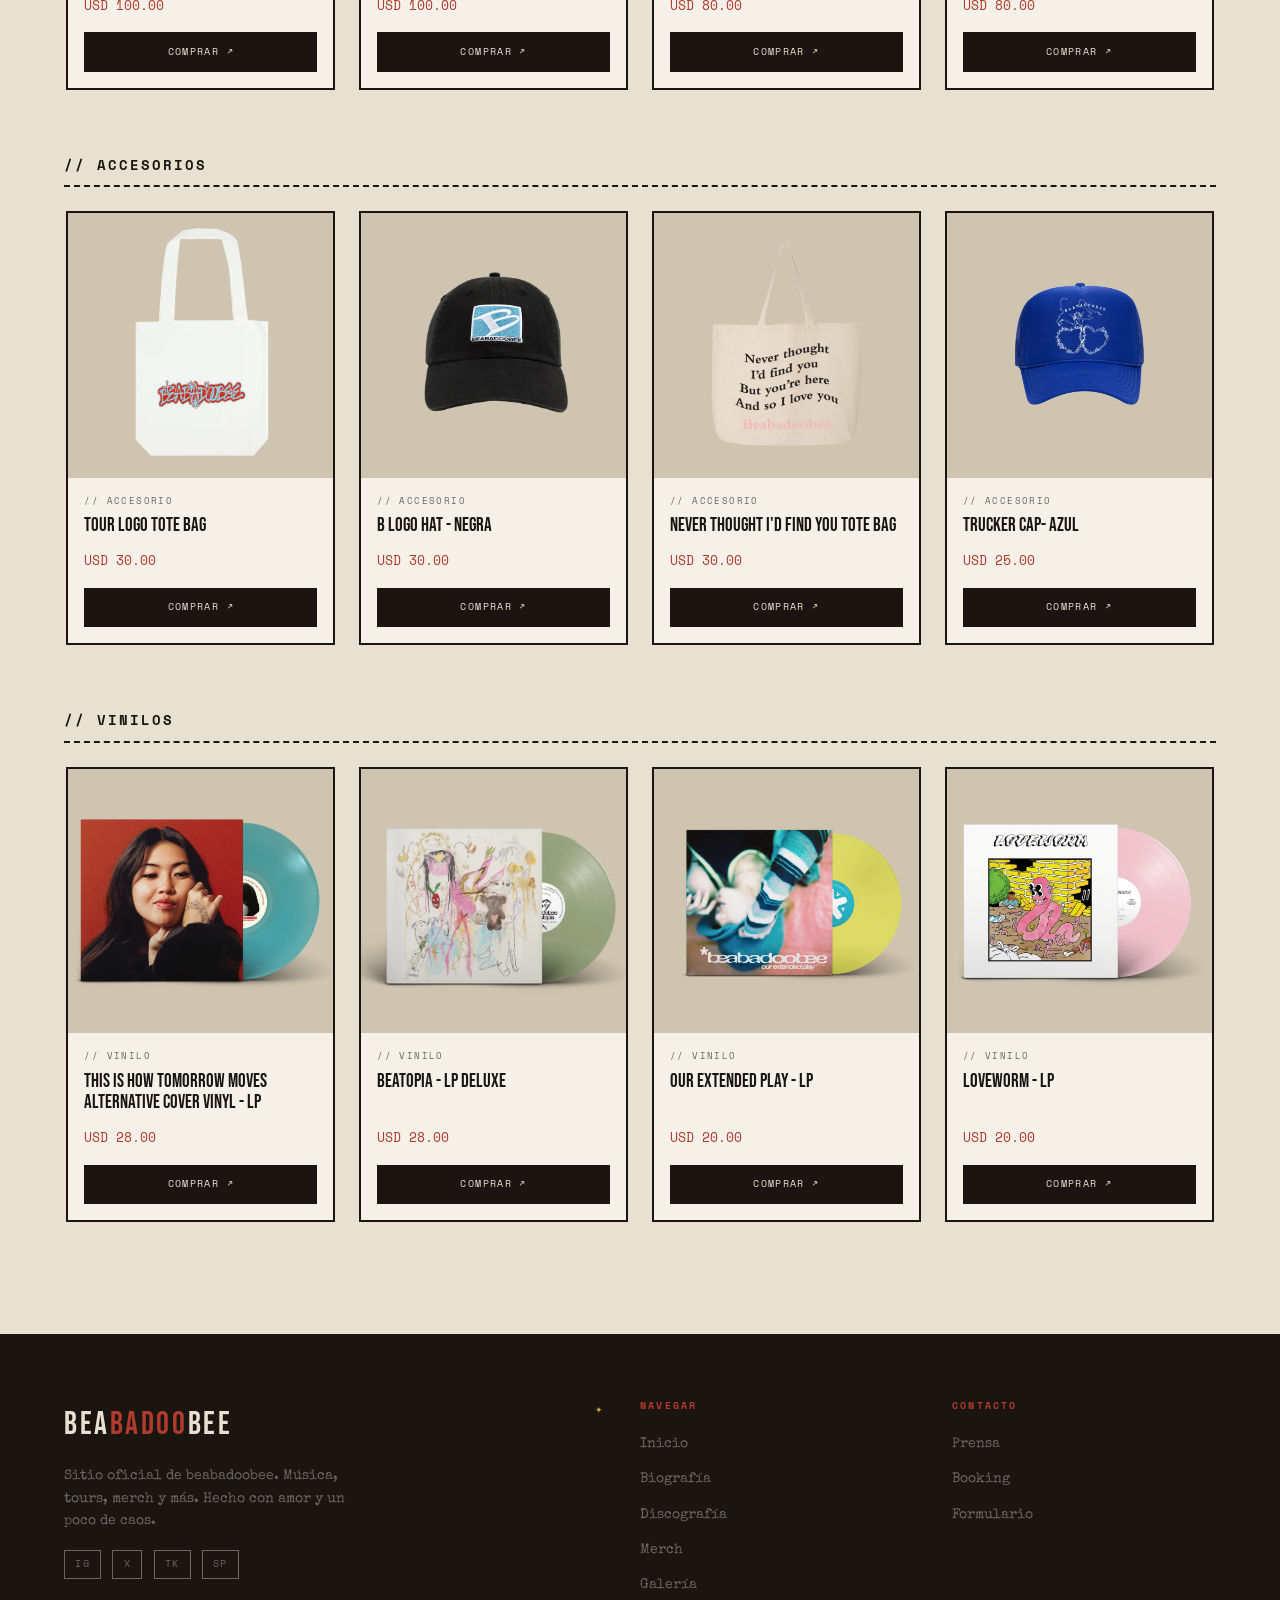
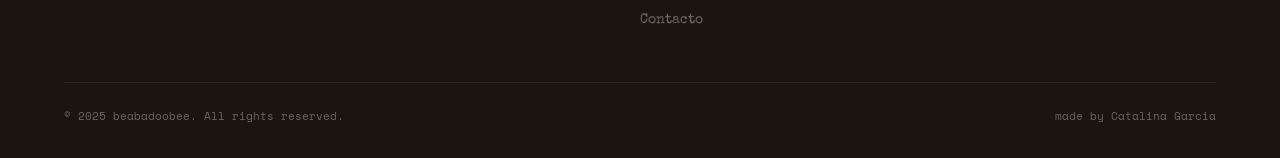
<file: merch.html>
<!doctype html>
<html lang="es">
<head>
  <meta charset="UTF-8" />
  <meta name="viewport" content="width=device-width, initial-scale=1.0" />
  <meta name="description" content="Merch oficial de beabadoobee — remeras, abrigos, accesorios y vinilos." />
  <title>beabadoobee — Merch</title>
  <link rel="stylesheet" href="styles.css" />
  <link rel="icon" href="data:image/svg+xml,<svg xmlns='http://www.w3.org/2000/svg' viewBox='0 0 100 100'><text y='.9em' font-size='90'>🌹</text></svg>" />
</head>
<body>

<nav class="site-nav" role="navigation" aria-label="Menú principal">
  <a href="index.html" class="nav-logo">bea<span>badoo</span>bee</a>
  <ul class="nav-links">
    <li><a href="biografia.html">Biografía</a></li>
    <li><a href="discografia.html">Discografía</a></li>
<li class="merch-nav-item">
  <a href="merch.html" class="merch-toggle" aria-haspopup="true">Merch <span class="arrow">▼</span></a>
  <div class="merch-dropdown" role="menu">
    <a href="merch.html">Todo el Merch</a>
    <a href="merch.html#remeras">Remeras</a>
    <a href="merch.html#abrigos">Abrigos</a>
    <a href="merch.html#accesorios">Accesorios</a>
    <a href="merch.html#vinilos">Vinilos</a>
  </div>
</li>
    <li><a href="galeria.html">Galería</a></li>
    <li><a href="contacto.html">Contacto</a></li>
  </ul>
  <button class="hamburger" aria-label="Abrir menú" aria-expanded="false" aria-controls="mobile-menu">
    <span></span><span></span><span></span>
  </button>
</nav>
<div class="mobile-menu" hidden id="mobile-menu">
  <ul>
    <li><a href="biografia.html">Biografía</a></li>
    <li><a href="discografia.html">Discografía</a></li>
    <li>
      <a href="merch.html" class="mobile-merch-toggle">Merch</a>
      <div class="mobile-merch-sub">
        <a href="merch.html">Todo el Merch</a>
        <a href="merch.html#remeras">Remeras</a>
        <a href="merch.html#abrigos">Abrigos</a>
        <a href="merch.html#accesorios">Accesorios</a>
        <a href="merch.html#vinilos">Vinilos</a>
      </div>
    </li>
    <li><a href="galeria.html">Gallery</a></li>
    <li><a href="contacto.html">Contacto</a></li>
  </ul>
</div>

<div class="page-hero">
  <p class="page-hero-eyebrow">// tienda oficial</p>
  <h1 class="page-hero-title">merch</h1>
  <p class="page-hero-sub">productos oficiales ✦ envío mundial</p>
</div>

<section class="merch-page">
  <p class="section-label">// filtrar por categoría</p>
  <h2 class="section-title">todos los productos</h2>


  <h3 class="merch-section-heading" id="remeras">// remeras</h3>
  <div class="merch-grid">
    <div class="merch-card" data-cat="remera">
      <div class="merch-img-wrap">
        <img src="imagenes/merch/HEART_EYES_TEE_Front.webp" alt="Remera Blanca ojos" loading="lazy" />
      </div>
      <div class="merch-card-body">
        <span class="merch-cat-tag">// remera</span>
        <p class="merch-name">Off White Heart Eyes Tee - Blanca</p>
        <p class="merch-price">USD 45.00</p>
        <a href="https://shop.beabadoobee.com/products/off-white-heart-eyes-tee" target="_blank" rel="noopener" class="merch-buy">Comprar ↗</a>
      </div>
    </div>
    <div class="merch-card" data-cat="remera">
      <div class="merch-img-wrap">
        <img src="imagenes/merch/SCRIBBLECATTEE.webp" alt="Remera SCRIBBLE CAT TEE - celeste" loading="lazy" />
      </div>
      <div class="merch-card-body">
        <span class="merch-cat-tag">// remera</span>
        <p class="merch-name">SCRIBBLE CAT TEE - Celeste</p>
        <p class="merch-price">USD 40.00</p>
        <a href="https://shop.beabadoobee.com/products/scribble-cat-tee" target="_blank" rel="noopener" class="merch-buy">Comprar ↗</a>
      </div>
    </div>
    <div class="merch-card" data-cat="remera">
      <div class="merch-img-wrap">
        <img src="imagenes/merch/STAR_BABY_TEE-M.webp" alt="Remera Star" loading="lazy" />
      </div>
      <div class="merch-card-body">
        <span class="merch-cat-tag">// remera</span>
        <p class="merch-name">STAR_BABY_TEE - Marrón</p>
        <p class="merch-price">USD 45.00</p>
        <a href="https://shop.beabadoobee.com/products/star-baby-tee" target="_blank" rel="noopener" class="merch-buy">Comprar ↗</a>
      </div>
    </div>
    <div class="merch-card" data-cat="remera">
      <div class="merch-img-wrap">
        <img src="imagenes/merch/BABYTEESPACECAT.webp" alt="remera roja gato" loading="lazy" />
      </div>
      <div class="merch-card-body">
        <span class="merch-cat-tag">// remera</span>
        <p class="merch-name">SPACE CAT BABY TEE - Roja</p>
        <p class="merch-price">USD 35.00</p>
        <a href="https://shop.beabadoobee.com/products/space-cat-baby-tee" target="_blank" rel="noopener" class="merch-buy">Comprar ↗</a>
      </div>
    </div>
  </div>

  <h3 class="merch-section-heading" id="abrigos">// abrigos</h3>
  <div class="merch-grid">
    <div class="merch-card" data-cat="abrigo">
      <div class="merch-img-wrap">
        <img src="imagenes/merch/SPACECATZIPHOODIE_BOTH.webp" alt="HOODIE SPACE CAT ZIP" loading="lazy" />
      </div>
      <div class="merch-card-body">
        <span class="merch-cat-tag">// abrigo</span>
        <p class="merch-name">SPACE CAT ZIP HOODIE - Negro</p>
        <p class="merch-price">USD 100.00</p>
        <a href="https://shop.beabadoobee.com/products/space-cat-zip-hoodie" target="_blank" rel="noopener" class="merch-buy">Comprar ↗</a>
      </div>
    </div>
    <div class="merch-card" data-cat="abrigo">
      <div class="merch-img-wrap">
        <img src="imagenes/merch/SPACE_ATHLETIC_CREW_1.webp" alt="RED STAR CREWNECK" loading="lazy" />
      </div>
      <div class="merch-card-body">
        <span class="merch-cat-tag">// abrigo</span>
        <p class="merch-name">RED STAR CREWNECK - Rojo</p>
        <p class="merch-price">USD 100.00</p>
        <a href="https://shop.beabadoobee.com/products/red-star-crewneck" target="_blank" rel="noopener" class="merch-buy">Comprar ↗</a>
      </div>
    </div>
    <div class="merch-card" data-cat="abrigo">
      <div class="merch-img-wrap">
        <img src="imagenes/merch/ALL_I_DID_HOODIE.webp" alt="ALL_I_DID_HOODIE" loading="lazy" />
      </div>
      <div class="merch-card-body">
        <span class="merch-cat-tag">// abrigo</span>
        <p class="merch-name">ALL I DID WAS DREAM OF YOU ZIP HOODIE - Negro</p>
        <p class="merch-price">USD 80.00</p>
        <a href="http://shop.beabadoobee.com/products/all-i-did-was-dream-of-you-zip-hoodie" target="_blank" rel="noopener" class="merch-buy">Comprar ↗</a>
      </div>
    </div>
        <div class="merch-card" data-cat="abrigo">
      <div class="merch-img-wrap">
        <img src="imagenes/merch/PRODUCT_BEA_25_ECOMM_LL_SCRIBBLECAT.webp" alt="SCRIBBLE CAT CREW" loading="lazy" />
      </div>
      <div class="merch-card-body">
        <span class="merch-cat-tag">// abrigo</span>
        <p class="merch-name">SCRIBBLE CAT CREW - Marrón</p>
        <p class="merch-price">USD 80.00</p>
        <a href="https://shop.beabadoobee.com/collections/sweatshirts/products/scribble-cat-crew" target="_blank" rel="noopener" class="merch-buy">Comprar ↗</a>
      </div>
    </div>
  </div>

  <h3 class="merch-section-heading" id="accesorios">// accesorios</h3>
  <div class="merch-grid">
    <div class="merch-card" data-cat="accesorio">
      <div class="merch-img-wrap">
        <img src="imagenes/merch/Tote_Front.webp" alt="Tour Logo Tote Bag" loading="lazy" />
      </div>
      <div class="merch-card-body">
        <span class="merch-cat-tag">// accesorio</span>
        <p class="merch-name">TOUR LOGO TOTE BAG</p>
        <p class="merch-price">USD 30.00</p>
        <a href="https://shop.beabadoobee.com/collections/merch/products/tour-logo-tote-bag" target="_blank" rel="noopener" class="merch-buy">Comprar ↗</a>
      </div>
    </div>
    <div class="merch-card" data-cat="accesorio">
      <div class="merch-img-wrap">
        <img src="imagenes/merch/B_Hat_Front.webp" alt="gorra de B" loading="lazy" />
      </div>
      <div class="merch-card-body">
        <span class="merch-cat-tag">// accesorio</span>
        <p class="merch-name">B LOGO HAT - Negra</p>
        <p class="merch-price">USD 30.00</p>
        <a href="https://shop.beabadoobee.com/collections/merch/products/b-logo-hat" target="_blank" rel="noopener" class="merch-buy">Comprar ↗</a>
      </div>
    </div>
    <div class="merch-card" data-cat="accesorio">
      <div class="merch-img-wrap">
        <img src="imagenes/merch/TOTE_NEVER.webp" alt="TOTE NEVER" loading="lazy" />
      </div>
      <div class="merch-card-body">
        <span class="merch-cat-tag">// accesorio</span>
        <p class="merch-name">NEVER THOUGHT I'D FIND YOU TOTE BAG</p>
        <p class="merch-price">USD 30.00</p>
        <a href="https://store.dirtyhit.co.uk/merch/387133-beabadoobee-never-thought-id-find-you-tote/related" target="_blank" rel="noopener" class="merch-buy">Comprar ↗</a>
      </div>
    </div>
    <div class="merch-card" data-cat="accesorio">
      <div class="merch-img-wrap">
        <img src="imagenes/merch/TRUCKER_CAP.webp" alt="Beabadoobee Tour Trucker Cap" loading="lazy" />
      </div>
      <div class="merch-card-body">
        <span class="merch-cat-tag">// accesorio</span>
        <p class="merch-name">TRUCKER CAP- Azul</p>
        <p class="merch-price">USD 25.00</p>
        <a href="https://store.dirtyhit.co.uk/merch/475943-beabadoobee-beabadoobee-tour-trucker-cap/related" target="_blank" rel="noopener" class="merch-buy">Comprar ↗</a>
      </div>
    </div>
  </div>

  <h3 class="merch-section-heading" id="vinilos">// vinilos</h3>
  <div class="merch-grid">
    <div class="merch-card" data-cat="vinilo">
      <div class="merch-img-wrap">
        <img src="imagenes/merch/this_is_vinilo.webp" alt="Vinilo This Is How Tomorrow Moves alternativo" loading="lazy" />
      </div>
      <div class="merch-card-body">
        <span class="merch-cat-tag">// vinilo</span>
        <p class="merch-name">THIS IS HOW TOMORROW MOVES ALTERNATIVE COVER VINYL - LP</p>
        <p class="merch-price">USD 28.00</p>
        <a href="https://store.dirtyhit.co.uk/format/1537770-this-is-how-tomorrow-moves-alternative-cover-vinyl" target="_blank" rel="noopener" class="merch-buy">Comprar ↗</a>
      </div>
    </div>
    <div class="merch-card" data-cat="vinilo">
      <div class="merch-img-wrap">
        <img src="imagenes/merch/beatopia_vinilo.webp" alt="Vinilo Beatopia" loading="lazy" />
      </div>
      <div class="merch-card-body">
        <span class="merch-cat-tag">// vinilo</span>
        <p class="merch-name">BEATOPIA - LP DELUXE</p>
        <p class="merch-price">USD 28.00</p>
        <a href="https://store.dirtyhit.co.uk/format/1015898-beatopia" target="_blank" rel="noopener" class="merch-buy">Comprar ↗</a>
      </div>
    </div>
    <div class="merch-card" data-cat="vinilo">
      <div class="merch-img-wrap">
        <img src="imagenes/merch/our_extended (1).webp" alt="Vinilo Our Extended Play" loading="lazy" />
      </div>
      <div class="merch-card-body">
        <span class="merch-cat-tag">// vinilo</span>
        <p class="merch-name">OUR EXTENDED PLAY - LP</p>
        <p class="merch-price">USD 20.00</p>
        <a href="https://store.dirtyhit.co.uk/format/1006468-our-extended-play" target="_blank" rel="noopener" class="merch-buy">Comprar ↗</a>
      </div>
    </div>
        <div class="merch-card" data-cat="vinilo">
      <div class="merch-img-wrap">
        <img src="imagenes/merch/love_vinilo.webp" alt="Vinilo LOVE WORM" loading="lazy" />
      </div>
      <div class="merch-card-body">
        <span class="merch-cat-tag">// vinilo</span>
        <p class="merch-name">LOVEWORM - LP</p>
        <p class="merch-price">USD 20.00</p>
        <a href="https://store.dirtyhit.co.uk/format/1006456-loveworm" target="_blank" rel="noopener" class="merch-buy">Comprar ↗</a>
      </div>
    </div>
  </div>
</section>
<footer class="site-footer" role="contentinfo">
  <div class="footer-inner">
    <div class="footer-brand">
      <a href="index.html" class="nav-logo">bea<span>badoo</span>bee</a>
      <p>Sitio oficial de beabadoobee. Música, tours, merch y más. Hecho con amor y un poco de caos.</p>
      <div class="social-links">
        <a href="https://www.instagram.com/radvxz?igsh=NHJpdWJ2d2psZTdv" target="_blank" rel="noopener">IG</a>
        <a href="https://x.com/beabad00bee" target="_blank" rel="noopener">X</a>
        <a href="https://www.tiktok.com/@gnocchi500?is_from_webapp=1&sender_device=pc" target="_blank" rel="noopener">TK</a>
        <a href="https://open.spotify.com/intl-es/artist/35l9BRT7MXmM8bv2WDQiyB?si=5nLjW3QETwmGz6W-Fy0H8g" target="_blank" rel="noopener">SP</a>
      </div>
    </div>
    <div class="footer-col">
      <h3>Navegar</h3>
      <ul>
        <li><a href="index.html">Inicio</a></li>
        <li><a href="biografia.html">Biografía</a></li>
        <li><a href="discografia.html">Discografía</a></li>
        <li><a href="merch.html">Merch</a></li>
        <li><a href="galeria.html">Galería</a></li>
        <li><a href="contacto.html">Contacto</a></li>
      </ul>
    </div>
    <div class="footer-col">
      <h3>Contacto</h3>
      <ul>
        <li><a href="mailto:press@beabadoobee.com">Prensa</a></li>
        <li><a href="mailto:booking@beabadoobee.com">Booking</a></li>
        <li><a href="contacto.html">Formulario</a></li>
      </ul>
    </div>
  </div>
  <div class="footer-bottom">
    <span>© 2025 beabadoobee. All rights reserved.</span>
    <span>made by Catalina Garcia </span>
  </div>
</footer>

<script src="main.js"></script>
</body>
</html>
</file>
<file: styles.css>
@import url('https://fonts.googleapis.com/css2?family=Special+Elite&family=Bebas+Neue&family=Caveat:wght@400;700&family=Space+Mono:ital,wght@0,400;0,700;1,400&display=swap');

/* variable*/
:root {
  --cream:      #e8e0d0;
  --cream-dark: #cfc4b0;
  --black:      #1a1510;
  --red:        #b03a2e;
  --yellow:     #c9a84c;
  --green:      #4a6741;
  --grey:       #6b6560;
  --white-off:  #f5f0e8;

  --font-display: 'Bebas Neue', sans-serif;
  --font-hand:    'Caveat', cursive;
  --font-type:    'Special Elite', cursive;
  --font-mono:    'Space Mono', monospace;
}


*, *::before, *::after { box-sizing: border-box; margin: 0; padding: 0; }
html  { scroll-behavior: smooth; }
img   { display: block; max-width: 100%; }
a     { color: inherit; text-decoration: none; }
ul    { list-style: none; }

#message{
  resize: none;
}

body {
  background-color: var(--cream);
  color: var(--black);
  font-family: var(--font-type);
  font-size: 16px;
  line-height: 1.7;
  overflow-x: hidden;
}

body::before {
  content: '';
  position: fixed;
  inset: 0;
  background-image: url("data:image/svg+xml,%3Csvg viewBox='0 0 200 200' xmlns='http://www.w3.org/2000/svg'%3E%3Cfilter id='noise'%3E%3CfeTurbulence type='fractalNoise' baseFrequency='0.85' numOctaves='4' stitchTiles='stitch'/%3E%3C/filter%3E%3Crect width='100%25' height='100%25' filter='url(%23noise)' opacity='1'/%3E%3C/svg%3E");
  opacity: 0.04;
  pointer-events: none;
  z-index: 9999;
}

.site-nav {
  position: sticky;
  top: 0;
  z-index: 200;
  background: var(--black);
  border-bottom: 3px solid var(--red);
  padding: 0 2.5rem;
  height: 64px;
  display: flex;
  flex-direction: row;
  align-items: center;
  justify-content: space-between;
}

.nav-logo {
  font-family: var(--font-display);
  font-size: 2rem;
  letter-spacing: 0.08em;
  color: var(--cream);
  text-transform: lowercase;
  position: relative;
  flex-shrink: 0;
}
.nav-logo span { color: var(--red); }
.nav-logo::after {
  content: '✦';
  font-size: 0.55rem;
  color: var(--yellow);
  position: absolute;
  top: 6px;
  right: -14px;
}
.nav-links {
  display: flex;
  flex-direction: row;
  align-items: center;
  gap: 2rem;
}
.nav-links > li { position: relative; }

.nav-links a,
.merch-toggle {
  font-family: var(--font-mono);
  font-size: 0.68rem;
  text-transform: uppercase;
  letter-spacing: 0.14em;
  color: var(--cream-dark);
  position: relative;
  padding-bottom: 3px;
  transition: color 0.2s;
  white-space: nowrap;
  background: none;
  border: none;
  cursor: pointer;
  text-decoration: none; 
  display: inline-block;
}

.nav-links a::after,
.merch-toggle::after {
  content: '';
  position: absolute;
  bottom: 0; left: 0;
  width: 0; height: 2px;
  background: var(--red);
  transition: width 0.25s ease;
}

.nav-links a:hover,
.merch-toggle:hover { color: var(--white-off); }
.nav-links a:hover::after,
.merch-toggle:hover::after { width: 100%; }

.merch-toggle .arrow {
  display: inline-block;
  margin-left: 4px;
  transition: transform 0.2s;
  font-size: 0.5rem;
  vertical-align: middle;
}
.merch-toggle.open .arrow { transform: rotate(180deg); }

.merch-dropdown {
  display: none;
  position: absolute;
  top: 100%; /* Cambiado de calc(100% + 16px) a 100% para eliminar el hueco que cerraba el menú */
  left: 50%;
  transform: translateX(-50%);
  background: var(--black);
  border: 2px solid var(--red);
  min-width: 160px;
  flex-direction: column;
  z-index: 300;
  margin-top: 8px; /* Agrega separación estética segura */
}

/* ESTA REGLA FALTABA: Muestra el menú cuando JS le da la orden */
.merch-dropdown.open { 
  display: flex !important; 
}

/* Puente invisible para que el cursor no pierda contacto al bajar */
.merch-dropdown::before {
  content: '';
  position: absolute;
  top: -12px;
  left: 0;
  width: 100%;
  height: 12px;
  background: transparent;
}

.merch-dropdown a {
  display: block; /* Asegura que todo el rectángulo sea clickable */
  font-family: var(--font-mono);
  font-size: 0.65rem;
  letter-spacing: 0.12em;
  text-transform: uppercase;
  color: var(--cream-dark);
  padding: 0.75rem 1rem;
  border-bottom: 1px solid rgba(255,255,255,0.06);
  transition: background 0.15s, color 0.15s;
}
.merch-dropdown a:last-child { border-bottom: none; }
.merch-dropdown a:hover { background: var(--red); color: var(--cream); }

.merch-section-heading {
  font-family: var(--font-mono);
  font-size: 0.85rem;
  letter-spacing: 0.15em;
  text-transform: uppercase;
  color: var(--black);
  margin-top: 4rem;
  margin-bottom: 1.5rem;
  border-bottom: 2px dashed var(--black);
  padding-bottom: 0.5rem;
  scroll-margin-top: 85px; 
}

/* Hamburger */
.hamburger {
  display: none;
  flex-direction: column;
  justify-content: center;
  gap: 5px;
  background: none;
  border: none;
  cursor: pointer;
  padding: 6px;
  flex-shrink: 0;
}
.hamburger span {
  display: block;
  width: 26px;
  height: 2px;
  background: var(--cream);
  transition: transform 0.3s, opacity 0.3s;
}
.hamburger.open span:nth-child(1) { transform: translateY(7px) rotate(45deg); }
.hamburger.open span:nth-child(2) { opacity: 0; }
.hamburger.open span:nth-child(3) { transform: translateY(-7px) rotate(-45deg); }

/* Mobile menu */
.mobile-menu {
  display: none;
  position: fixed;
  top: 64px; left: 0; right: 0;
  background: var(--black);
  border-bottom: 3px solid var(--red);
  padding: 1.5rem 2rem 2rem;
  z-index: 199;
  transform: translateY(-110%);
  transition: transform 0.35s cubic-bezier(0.23, 1, 0.32, 1);
}
.mobile-menu.open { transform: translateY(0); }

.mobile-menu ul {
  display: flex;
  flex-direction: column;
  gap: 0.6rem;
}

.mobile-menu > ul > li > a,
.mobile-menu .mobile-merch-toggle {
  font-family: var(--font-display);
  font-size: 2rem;
  letter-spacing: 0.06em;
  color: var(--cream);
  transition: color 0.2s;
  background: none;
  border: none;
  cursor: pointer;
  display: block;
  padding: 0;
  width: 100%;
  text-align: left;
}
.mobile-menu > ul > li > a:hover,
.mobile-menu .mobile-merch-toggle:hover { color: var(--red); }

/* Sub-links merch mobile */
.mobile-merch-sub {
  display: none;
  flex-direction: column;
  gap: 0.3rem;
  padding-left: 1.5rem;
  margin-top: 0.4rem;
}
.mobile-merch-sub.open { display: flex; }
.mobile-merch-sub a {
  font-family: var(--font-mono);
  font-size: 0.7rem;
  letter-spacing: 0.12em;
  text-transform: uppercase;
  color: var(--grey);
  transition: color 0.2s;
}
.mobile-merch-sub a:hover { color: var(--yellow); }

/* ════════════════════════════════════════════
   PAGE HERO (páginas internas)
════════════════════════════════════════════ */
.page-hero {
  background: var(--black);
  padding: 5rem 4rem 4rem;
  position: relative;
  overflow: hidden;
  display: flex;
  flex-direction: column;
  justify-content: flex-end;
  min-height: 260px;
}

.page-hero::before {
  content: '';
  position: absolute;
  inset: 0;
  background: repeating-linear-gradient(
    90deg,
    rgba(176,58,46,0.07) 0px, rgba(176,58,46,0.07) 1px,
    transparent 1px, transparent 64px
  );
}

.page-hero-eyebrow {
  font-family: var(--font-mono);
  font-size: 0.65rem;
  letter-spacing: 0.22em;
  text-transform: uppercase;
  color: var(--grey);
  margin-bottom: 0.6rem;
  position: relative;
}

.page-hero-title {
  font-family: var(--font-display);
  font-size: clamp(3rem, 8vw, 7rem);
  line-height: 0.92;
  color: var(--cream);
  text-transform: lowercase;
  position: relative;
}
.page-hero-title span { color: var(--red); }

.page-hero-sub {
  font-family: var(--font-hand);
  font-size: 1.2rem;
  color: var(--yellow);
  margin-top: 0.6rem;
  transform: rotate(-1deg);
  display: inline-block;
  position: relative;
}

/* ════════════════════════════════════════════
   SECCIONES — compartido
════════════════════════════════════════════ */
section { padding: 5rem 4rem; }

.section-label {
  font-family: var(--font-mono);
  font-size: 0.62rem;
  letter-spacing: 0.24em;
  text-transform: uppercase;
  color: var(--grey);
  margin-bottom: 0.4rem;
  display: block;
}

.section-title {
  font-family: var(--font-display);
  font-size: clamp(2.8rem, 5.5vw, 5rem);
  line-height: 1;
  text-transform: lowercase;
  margin-bottom: 2.5rem;
  position: relative;
}
.section-title::after {
  content: '';
  display: block;
  width: 56px;
  height: 3px;
  background: var(--red);
  margin-top: 0.55rem;
}

/* Botones */
.btn-primary {
  font-family: var(--font-mono);
  font-size: 0.72rem;
  letter-spacing: 0.15em;
  text-transform: uppercase;
  background: var(--red);
  color: var(--cream);
  padding: 0.85rem 2rem;
  border: 2px solid var(--red);
  display: inline-block;
  transition: background 0.2s, color 0.2s;
  cursor: pointer;
}
.btn-primary:hover { background: transparent; color: var(--red); }

.btn-outline {
  font-family: var(--font-mono);
  font-size: 0.72rem;
  letter-spacing: 0.15em;
  text-transform: uppercase;
  background: transparent;
  color: var(--cream);
  padding: 0.85rem 2rem;
  border: 2px solid var(--cream-dark);
  display: inline-block;
  transition: border-color 0.2s, color 0.2s;
  cursor: pointer;
}
.btn-outline:hover { border-color: var(--yellow); color: var(--yellow); }

/* ════════════════════════════════════════════
   INDEX — HERO
════════════════════════════════════════════ */
.hero {
  position: relative;
  min-height: 90vh;
  display: flex;
  flex-direction: row;
  align-items: stretch;
  background:
    repeating-linear-gradient(-45deg, transparent, transparent 40px,
      rgba(176,58,46,0.035) 40px, rgba(176,58,46,0.035) 41px),
    var(--cream);
  overflow: hidden;
}

.hero-bg { position: absolute; inset: 0; pointer-events: none; z-index: 0; }

.hero-text {
  flex: 0 0 58%;
  display: flex;
  flex-direction: column;
  justify-content: center;
  align-items: flex-start;
  gap: 1rem;
  padding: 5rem 3rem 5rem 4rem;
  position: relative;
  z-index: 2;
}

.hero-eyebrow {
  font-family: var(--font-mono);
  font-size: 0.65rem;
  letter-spacing: 0.22em;
  text-transform: uppercase;
  color: var(--grey);
}

.hero-title {
  font-family: var(--font-display);
  font-size: clamp(4.5rem, 9vw, 9rem);
  line-height: 0.9;
  color: var(--black);
  text-transform: lowercase;
}
.hero-title .accent { color: var(--red); }

.hero-subtitle {
  font-family: var(--font-hand);
  font-size: 1.35rem;
  color: var(--grey);
  transform: rotate(-1.5deg);
  display: inline-block;
}

.hero-cta {
  display: inline-block;
  font-family: var(--font-mono);
  font-size: 0.72rem;
  letter-spacing: 0.16em;
  text-transform: uppercase;
  background: var(--black);
  color: var(--cream);
  padding: 0.85rem 2rem;
  border: 2px solid var(--black);
  margin-top: 0.5rem;
  transition: background 0.2s, border-color 0.2s, color 0.2s;
}
.hero-cta:hover { background: var(--red); border-color: var(--red); }

.hero-sticker {
  position: absolute;
  font-family: var(--font-hand);
  font-size: 0.95rem;
  border: 2px solid var(--red);
  padding: 0.3rem 0.65rem;
  background: var(--white-off);
  color: var(--red);
  white-space: nowrap;
  pointer-events: none;
  z-index: 3;
}
.sticker-1 { top: 12%; left: 61%; transform: rotate(6deg); }
.sticker-2 { bottom: 20%; left: 64%; transform: rotate(-4deg); border-color: var(--yellow); color: var(--yellow); font-size: 0.82rem; }
.sticker-3 { top: 58%; left: 54%; transform: rotate(11deg); border-color: var(--green); color: var(--green); font-size: 0.78rem; }

.hero-image-side {
  flex: 0 0 42%;
  position: relative;
  overflow: hidden;
  display: flex;
  align-items: center;
  justify-content: center;
  padding: 3rem 2.5rem 3rem 1rem;
}

.hero-image-side img {
  width: 100%;
  max-width: 360px;
  height: auto;
  display: block;
  filter: grayscale(30%) contrast(1.1) sepia(0.12);
  border: 4px solid var(--black);
  transform: rotate(2deg);
  box-shadow: 6px 8px 0 rgba(26,21,16,0.3);
  transition: transform 0.35s ease, filter 0.35s ease;
}
.hero-image-side img:hover {
  transform: rotate(0deg) scale(1.02);
  filter: grayscale(10%) contrast(1.08) sepia(0.06);
}

.hero-image-side::before {
  content: '';
  position: absolute;
  top: 0; left: 0; bottom: 0;
  width: 60px;
  background: linear-gradient(to right, var(--cream), transparent);
  z-index: 2;
  pointer-events: none;
}

.tape { position: absolute; background: rgba(201,168,76,0.38); z-index: 3; pointer-events: none; }
.tape-h { width: 88px; height: 17px; }
.tape-1 { top: 28px; left: 55px; transform: rotate(-5deg); }
.tape-2 { bottom: 55px; right: 18px; transform: rotate(8deg); }

/* ════════════════════════════════════════════
   MARQUEE
════════════════════════════════════════════ */
.marquee-wrap {
  background: var(--red);
  border-top: 2px solid var(--black);
  border-bottom: 2px solid var(--black);
  padding: 0.85rem 0;
  overflow: hidden;
  white-space: nowrap;
  display: flex;
}

.marquee-track {
  display: inline-flex;
  align-items: center;
  flex-shrink: 0;
  animation: marquee 24s linear infinite;
}

.marquee-track span {
  font-family: var(--font-display);
  font-size: 1.1rem;
  letter-spacing: 0.12em;
  color: var(--cream);
  padding: 0 2.5rem;
  text-transform: lowercase;
}
.marquee-track span.dot { color: var(--yellow); padding: 0; }

@keyframes marquee {
  from { transform: translateX(0); }
  to   { transform: translateX(-50%); }
}

/* ════════════════════════════════════════════
   INDEX — ABOUT PREVIEW
════════════════════════════════════════════ */
.about {
  background: var(--white-off);
  position: relative;
  overflow: hidden;
}
.about::before {
  content: 'bea';
  position: absolute;
  bottom: -2rem; right: -1rem;
  font-family: var(--font-display);
  font-size: 18rem;
  color: rgba(26,21,16,0.035);
  pointer-events: none;
  line-height: 1;
  z-index: 0;
}

.about-grid {
  position: relative;
  z-index: 1;
  display: flex;
  flex-direction: row;
  align-items: flex-start;
  gap: 4rem;
  max-width: 1200px;
  margin: 0 auto;
}

.about-img-wrap {
  flex: 0 0 320px;
  position: relative;
}
.about-img-wrap img {
  width: 100%;
  height: auto;
  filter: grayscale(25%) contrast(1.1) sepia(0.1);
  border: 4px solid var(--black);
  transform: rotate(-2deg);
  transition: transform 0.35s ease;
}
.about-img-wrap:hover img { transform: rotate(0deg) scale(1.02); }
.about-img-wrap::after {
  content: '★ bea ★';
  font-family: var(--font-hand);
  font-size: 1rem;
  color: var(--red);
  position: absolute;
  bottom: -1.6rem; right: 8px;
  transform: rotate(-3deg);
}

.about-text {
  flex: 1 1 0;
  display: flex;
  flex-direction: column;
}
.about-text .section-title { margin-bottom: 1.6rem; }
.about-text p { font-size: 1rem; max-width: 680px; margin-bottom: 1.5rem; }
.about-text p:first-of-type::first-letter {
  font-family: var(--font-display);
  font-size: 3.8rem;
  float: left;
  line-height: 0.78;
  margin-right: 0.08em;
  margin-top: 0.06em;
  color: var(--red);
}

.about-link {
  font-family: var(--font-mono);
  font-size: 0.7rem;
  letter-spacing: 0.14em;
  text-transform: uppercase;
  color: var(--red);
  border-bottom: 1px solid var(--red);
  padding-bottom: 2px;
  margin-top: 0.5rem;
  display: inline-flex;
  align-items: center;
  gap: 0.4rem;
  transition: gap 0.2s;
}
.about-link:hover { gap: 1rem; }

/* ════════════════════════════════════════════
   INDEX — RELEASE TEASER
════════════════════════════════════════════ */
.release-teaser {
  background: var(--black);
  color: var(--cream);
  position: relative;
  overflow: hidden;
  display: flex;
  flex-direction: column;
  align-items: center;
  justify-content: center;
  text-align: center;
  padding: 5rem 2rem;
  gap: 0.5rem;
}
.release-teaser::before {
  content: '';
  position: absolute;
  inset: 0;
  background: repeating-linear-gradient(90deg,
    rgba(176,58,46,0.07) 0px, rgba(176,58,46,0.07) 1px,
    transparent 1px, transparent 64px);
  pointer-events: none;
}
.release-teaser .section-label { color: var(--grey); }
.release-teaser .section-title { color: var(--cream); font-size: clamp(3rem,7.5vw,7rem); margin-bottom: 0.3rem; }
.release-teaser .section-title::after { margin: 0.4rem auto 0; }
.album-info { font-family: var(--font-hand); font-size: 1.3rem; color: var(--yellow); margin-bottom: 1.5rem; }
.release-actions {
  display: flex;
  flex-direction: row;
  align-items: center;
  justify-content: center;
  flex-wrap: wrap;
  gap: 1rem;
  margin-top: 0.5rem;
}

/* ════════════════════════════════════════════
   GALERÍA
════════════════════════════════════════════ */
/* --- Contenedor General --- */
.gallery-page { 
  background: var(--cream-dark); 
}

/* --- Contenedor de la Galería (Flexbox) --- */
.gallery-grid {
  display: flex;
  flex-direction: row;
  flex-wrap: wrap;
  gap: 1.5rem; /* Un poco más de espacio para el efecto escalonado */
  justify-content: center;
  align-items: flex-start; /* Clave para que el margin-top no rompa el flex */
}

/* --- Elementos de la Galería (Tamaño Vertical Fijo en Escritorio) --- */
.gallery-item {
  flex: 0 0 280px;  /* Ancho fijo */
  height: 420px;    /* Alto fijo (proporción vertical tipo póster) */
  position: relative;
  overflow: hidden;
  border: 3px solid var(--black);
}

.gallery-item img {
  width: 100%;
  height: 100%;
  object-fit: cover; /* Se adapta al contenedor vertical sin deformarse */
  object-position: center top;
  filter: grayscale(18%) contrast(1.1) sepia(0.07);
  transition: transform 0.5s ease, filter 0.4s;
  cursor: zoom-in;
}

/* --- Efectos Hover --- */
.gallery-item:hover img { 
  transform: scale(1.05); 
  filter: grayscale(0%) contrast(1.05); 
}

/* Efecto escalonado inicial (Imágenes pares bajan 32px) */
.gallery-item:nth-child(even) { 
  margin-top: 32px; 
}

/* --- Textos de las Fotos (Captions) --- */
.gallery-caption {
  position: absolute;
  bottom: 0; left: 0; right: 0;
  background: var(--black);
  color: var(--cream);
  font-family: var(--font-hand);
  font-size: 0.88rem;
  padding: 0.45rem 0.75rem;
  opacity: 0;
  transform: translateY(100%);
  transition: opacity 0.3s, transform 0.3s;
}

.gallery-item:hover .gallery-caption { 
  opacity: 1; 
  transform: translateY(0); 
}

/* Lightbox */
.lightbox-overlay {
  display: none;
  position: fixed;
  inset: 0;
  background: rgba(26,21,16,0.94);
  z-index: 1000;
  align-items: center;
  justify-content: center;
}

.lightbox-overlay.open { 
  display: flex; 
}

.lightbox-inner { 
  position: relative; 
  max-width: 90vw; 
  max-height: 90vh; 
}

.lightbox-inner img { 
  max-width: 90vw; 
  max-height: 85vh; 
  object-fit: contain; 
  border: 4px solid var(--cream); 
}

.lightbox-close {
  position: absolute;
  top: -2rem; right: 0;
  background: none;
  border: none;
  color: var(--cream);
  font-size: 1.4rem;
  cursor: pointer;
  font-family: var(--font-mono);
  transition: color 0.2s;
}

.lightbox-close:hover { 
  color: var(--red); 
}

/* ════════════════════════════════════════════
   BIOGRAFÍA
════════════════════════════════════════════ */
.bio-page { background: var(--white-off); }

.bio-intro {
  display: flex;
  flex-direction: row;
  gap: 4rem;
  align-items: flex-start;
  max-width: 1100px;
  margin: 0 auto 4rem;
}
.bio-intro-img {
  flex: 0 0 300px;
  position: relative;
}
.bio-intro-img img {
  width: 100%;
  height: auto;
  filter: grayscale(20%) contrast(1.1) sepia(0.1);
  border: 4px solid var(--black);
  transform: rotate(-1.5deg);
}
.bio-intro-img::after {
  content: '— filipinas ✦ londres —';
  font-family: var(--font-hand);
  font-size: 0.9rem;
  color: var(--grey);
  display: block;
  text-align: center;
  margin-top: 0.8rem;
}
.bio-intro-text { flex: 1 1 0; }
.bio-intro-text p { margin-bottom: 1.4rem; font-size: 1rem; }

.bio-timeline {
  max-width: 900px;
  margin: 0 auto;
  position: relative;
}
.bio-timeline::before {
  content: '';
  position: absolute;
  left: 110px;
  top: 0; bottom: 0;
  width: 2px;
  background: var(--red);
}

.timeline-item {
  display: flex;
  flex-direction: row;
  align-items: flex-start;
  gap: 2rem;
  margin-bottom: 3rem;
  position: relative;
}
.timeline-year {
  flex: 0 0 90px;
  font-family: var(--font-display);
  font-size: 2rem;
  color: var(--red);
  line-height: 1;
  text-align: right;
}
.timeline-dot {
  flex: 0 0 24px;
  width: 14px;
  height: 14px;
  background: var(--yellow);
  border: 2px solid var(--black);
  border-radius: 50%;
  margin-top: 0.35rem;
  position: relative;
  z-index: 1;
}
.timeline-content { flex: 1 1 0; }
.timeline-content h3 {
  font-family: var(--font-display);
  font-size: 1.5rem;
  text-transform: lowercase;
  margin-bottom: 0.4rem;
}
.timeline-content p { font-size: 0.95rem; color: var(--grey); }

/* ════════════════════════════════════════════
   DISCOGRAFÍA
════════════════════════════════════════════ */
.disco-page { background: var(--cream); }

.disco-filter {
  display: flex;
  flex-direction: row;
  gap: 0.8rem;
  flex-wrap: wrap;
  margin-bottom: 3rem;
}

.disco-albums {
  display: flex;
  flex-direction: column;
  gap: 5rem;
}

.album-block {
  display: flex;
  flex-direction: row;
  gap: 3rem;
  align-items: flex-start;
}
.album-block:nth-child(even) { flex-direction: row-reverse; }

.album-cover-wrap {
  flex: 0 0 260px;
  position: relative;
}
.album-cover-wrap img {
  width: 100%;
  height: auto;
  border: 4px solid var(--black);
  box-shadow: 8px 8px 0 rgba(26,21,16,0.2);
  transition: transform 0.3s ease;
}
.album-cover-wrap img:hover { transform: scale(1.03) rotate(-1deg); }

.album-badge {
  position: absolute;
  top: -12px; right: -12px;
  background: var(--red);
  color: var(--cream);
  font-family: var(--font-display);
  font-size: 0.7rem;
  letter-spacing: 0.1em;
  padding: 0.3rem 0.6rem;
  transform: rotate(6deg);
}

.album-info { flex: 1 1 0; }
.album-year {
  font-family: var(--font-mono);
  font-size: 0.65rem;
  letter-spacing: 0.2em;
  color: var(--grey);
  text-transform: uppercase;
  margin-bottom: 0.3rem;
}
.album-title {
  font-family: var(--font-display);
  font-size: clamp(2rem, 4vw, 3.5rem);
  line-height: 1;
  text-transform: lowercase;
  margin-bottom: 0.3rem;
}
.album-label-name {
  font-family: var(--font-hand);
  font-size: 1rem;
  color: var(--grey);
  margin-bottom: 1.5rem;
  display: block;
}

.tracklist {
  display: flex;
  flex-direction: column;
  gap: 0;
  margin-bottom: 1.5rem;
  border-top: 1px solid var(--cream-dark);
}

.track {
  display: flex;
  flex-direction: row;
  align-items: center;
  gap: 1rem;
  padding: 0.6rem 0;
  border-bottom: 1px solid var(--cream-dark);
  font-size: 0.9rem;
}
.track-num {
  font-family: var(--font-mono);
  font-size: 0.65rem;
  color: var(--grey);
  flex: 0 0 24px;
  text-align: right;
}
.track-name { flex: 1; }
.track-name.popular {
  color: var(--red);
  font-weight: bold;
}
.track-name.popular::after {
  content: ' ★';
  font-family: var(--font-hand);
  font-size: 1rem;
}
.track-dur {
  font-family: var(--font-mono);
  font-size: 0.65rem;
  color: var(--grey);
}

/* Tour section dentro de discografía */
.tour-section {
  background: var(--black);
  color: var(--cream);
  margin-top: 2rem;
}
.tour-section .section-title { color: var(--cream); }
.tour-section .section-title::after { background: var(--yellow); }

.tour-list {
  display: flex;
  flex-direction: column;
  gap: 1rem;
  max-width: 900px;
  margin: 0 auto;
}

.tour-item {
  display: flex;
  flex-direction: row;
  align-items: center;
  gap: 2rem;
  padding: 1.2rem 1.5rem;
  border: 1px solid rgba(255,255,255,0.1);
  transition: border-color 0.2s, background 0.2s;
}
.tour-item:hover { border-color: var(--red); background: rgba(176,58,46,0.08); }

.tour-date {
  flex: 0 0 100px;
  font-family: var(--font-display);
  font-size: 1.4rem;
  color: var(--yellow);
  line-height: 1.1;
}
.tour-date small {
  display: block;
  font-family: var(--font-mono);
  font-size: 0.6rem;
  letter-spacing: 0.15em;
  color: var(--grey);
  text-transform: uppercase;
}
.tour-info { flex: 1; }
.tour-venue {
  font-family: var(--font-display);
  font-size: 1.3rem;
  text-transform: lowercase;
}
.tour-city {
  font-family: var(--font-mono);
  font-size: 0.65rem;
  letter-spacing: 0.12em;
  color: var(--grey);
  text-transform: uppercase;
}
.tour-tickets {
  font-family: var(--font-mono);
  font-size: 0.65rem;
  letter-spacing: 0.12em;
  text-transform: uppercase;
  color: var(--red);
  border: 1px solid var(--red);
  padding: 0.45rem 0.9rem;
  transition: background 0.2s, color 0.2s;
  white-space: nowrap;
}
.tour-tickets:hover { background: var(--red); color: var(--cream); }

/* ════════════════════════════════════════════
   MERCH
════════════════════════════════════════════ */
.merch-page { background: var(--cream); }

.merch-filters {
  display: flex;
  flex-direction: row;
  align-items: center;
  gap: 0.8rem;
  flex-wrap: wrap;
  margin-bottom: 3rem;
}

.merch-filter-btn {
  font-family: var(--font-mono);
  font-size: 0.65rem;
  letter-spacing: 0.14em;
  text-transform: uppercase;
  background: transparent;
  color: var(--black);
  border: 2px solid var(--cream-dark);
  padding: 0.55rem 1.2rem;
  cursor: pointer;
  transition: background 0.2s, border-color 0.2s, color 0.2s;
}
.merch-filter-btn:hover,
.merch-filter-btn.active { background: var(--black); border-color: var(--black); color: var(--cream); }

/* --- Contenedor de las tarjetas (Grid) --- */
.merch-grid {
  display: flex;
  flex-direction: row;
  flex-wrap: wrap;
  gap: 1.5rem;
  justify-content: center; 
  margin-bottom: 2rem;
}

/* --- La tarjeta individual --- */
.merch-card {
  flex: 0 0 calc(25% - 1.2rem);
  min-width: 240px; 
  display: flex;
  flex-direction: column;
  background: var(--white-off);
  border: 2px solid var(--black);
  overflow: hidden;
  transition: transform 0.2s, box-shadow 0.2s;
}
.merch-card:hover { transform: translateY(-4px); box-shadow: 6px 6px 0 var(--black); }

.merch-img-wrap {
  width: 100%;
  aspect-ratio: 1 / 1;
  overflow: hidden;
  position: relative;
  background: var(--cream-dark);
}
.merch-img-wrap img {
  width: 100%;
  height: 100%;
  object-fit: cover;
  transition: transform 0.4s ease;
}
.merch-card:hover .merch-img-wrap img { transform: scale(1.06); }

.merch-card-body {
  padding: 1rem;
  display: flex;
  flex-direction: column;
  gap: 0.4rem;
  flex: 1;
}

.merch-cat-tag {
  font-family: var(--font-mono);
  font-size: 0.55rem;
  letter-spacing: 0.16em;
  text-transform: uppercase;
  color: var(--grey);
}

.merch-name {
  font-family: var(--font-display);
  font-size: 1.2rem;
  text-transform: lowercase;
  line-height: 1.1;
}

.merch-price {
  font-family: var(--font-mono);
  font-size: 0.8rem;
  color: var(--red);
  margin-top: auto;
  padding-top: 0.5rem;
}

.merch-buy {
  display: block;
  font-family: var(--font-mono);
  font-size: 0.62rem;
  letter-spacing: 0.14em;
  text-transform: uppercase;
  text-align: center;
  padding: 0.7rem 1rem;
  background: var(--black);
  color: var(--cream);
  margin-top: 0.6rem;
  transition: background 0.2s;
}
.merch-buy:hover { background: var(--red); }

.merch-section-heading {
  font-family: var(--font-mono);
  font-size: 0.85rem;
  letter-spacing: 0.15em;
  text-transform: uppercase;
  color: var(--black);
  margin-top: 4rem;
  margin-bottom: 1.5rem;
  border-bottom: 2px dashed var(--black);
  padding-bottom: 0.5rem;
}

/* ════════════════════════════════════════════
   CONTACTO
════════════════════════════════════════════ */
.contact-page { background: var(--white-off); }

.contact-wrap {
  display: flex;
  flex-direction: row;
  gap: 5rem;
  align-items: flex-start;
  max-width: 1100px;
  margin: 0 auto;
}

.contact-info { flex: 0 0 300px; }

.contact-info-block {
  margin-bottom: 2rem;
}
.contact-info-block h3 {
  font-family: var(--font-display);
  font-size: 1.3rem;
  text-transform: lowercase;
  margin-bottom: 0.4rem;
}
.contact-info-block p,
.contact-info-block a {
  font-family: var(--font-mono);
  font-size: 0.72rem;
  color: var(--grey);
  line-height: 1.8;
  transition: color 0.2s;
}
.contact-info-block a:hover { color: var(--red); }

.contact-socials {
  display: flex;
  flex-direction: column;
  gap: 0.5rem;
  margin-top: 1.5rem;
}
.contact-social-link {
  display: flex;
  flex-direction: row;
  align-items: center;
  gap: 0.8rem;
  font-family: var(--font-mono);
  font-size: 0.68rem;
  letter-spacing: 0.1em;
  text-transform: uppercase;
  color: var(--grey);
  padding: 0.5rem 0.8rem;
  border: 1px solid rgba(107,101,96,0.3);
  transition: color 0.2s, border-color 0.2s;
  text-decoration: none;
}
.contact-social-link:hover { color: var(--yellow); border-color: var(--yellow); }
.contact-social-link .social-icon { font-size: 1rem; }

/* Formulario */
.contact-form-wrap { flex: 1 1 0; }

.contact-form {
  display: flex;
  flex-direction: column;
  gap: 1.2rem;
}

.form-row {
  display: flex;
  flex-direction: row;
  gap: 1.2rem;
}
.form-row .form-group { flex: 1; }

.form-group {
  display: flex;
  flex-direction: column;
  gap: 0.4rem;
}

.form-group label {
  font-family: var(--font-mono);
  font-size: 0.6rem;
  letter-spacing: 0.18em;
  text-transform: uppercase;
  color: var(--grey);
}

.form-group input,
.form-group select,
.form-group textarea {
  font-family: var(--font-type);
  font-size: 0.95rem;
  background: var(--cream);
  color: var(--black);
  border: 2px solid var(--cream-dark);
  padding: 0.75rem 1rem;
  width: 100%;
  transition: border-color 0.2s;
  outline: none;
  appearance: none;
}
.form-group input:focus,
.form-group select:focus,
.form-group textarea:focus { border-color: var(--red); }

.form-group textarea { resize: vertical; min-height: 140px; }

.form-group select {
  background-image: url("data:image/svg+xml,%3Csvg xmlns='http://www.w3.org/2000/svg' width='12' height='8' viewBox='0 0 12 8'%3E%3Cpath d='M1 1l5 5 5-5' stroke='%236b6560' fill='none' stroke-width='1.5'/%3E%3C/svg%3E");
  background-repeat: no-repeat;
  background-position: right 1rem center;
  padding-right: 2.5rem;
  cursor: pointer;
}

.form-submit {
  align-self: flex-start;
}

.form-feedback {
  font-family: var(--font-hand);
  font-size: 1.1rem;
  color: var(--green);
  opacity: 0;
  transition: opacity 0.4s;
  min-height: 1.5rem;
}
.form-feedback.visible { opacity: 1; }

/* ════════════════════════════════════════════
   FOOTER
════════════════════════════════════════════ */
.site-footer {
  background: var(--black);
  color: var(--cream-dark);
  padding: 4rem 4rem 2rem;
}

.footer-inner {
  display: flex;
  flex-direction: row;
  align-items: flex-start;
  gap: 3rem;
  max-width: 1200px;
  margin: 0 auto 3rem;
}

.footer-brand {
  flex: 2 1 0;
  display: flex;
  flex-direction: column;
  gap: 0.8rem;
}
.footer-brand .nav-logo { display: inline-block; }
.footer-brand > p { font-size: 0.85rem; color: var(--grey); max-width: 300px; line-height: 1.65; }

.social-links {
  display: flex;
  flex-direction: row;
  flex-wrap: wrap;
  gap: 0.7rem;
  margin-top: 0.3rem;
}
.social-links a {
  font-family: var(--font-mono);
  font-size: 0.62rem;
  letter-spacing: 0.12em;
  text-transform: uppercase;
  color: var(--grey);
  border: 1px solid var(--grey);
  padding: 0.3rem 0.65rem;
  transition: color 0.2s, border-color 0.2s;
}
.social-links a:hover { color: var(--yellow); border-color: var(--yellow); }

.footer-col {
  flex: 1 1 0;
  display: flex;
  flex-direction: column;
  gap: 1rem;
}
.footer-col h3 {
  font-family: var(--font-mono);
  font-size: 0.62rem;
  letter-spacing: 0.22em;
  text-transform: uppercase;
  color: var(--red);
}
.footer-col ul { display: flex; flex-direction: column; gap: 0.5rem; }
.footer-col a { font-size: 0.88rem; color: var(--grey); transition: color 0.2s; }
.footer-col a:hover { color: var(--cream); }

.footer-bottom {
  border-top: 1px solid rgba(255,255,255,0.08);
  padding-top: 1.5rem;
  max-width: 1200px;
  margin: 0 auto;
  display: flex;
  flex-direction: row;
  justify-content: space-between;
  align-items: center;
  font-family: var(--font-mono);
  font-size: 0.68rem;
  color: var(--grey);
}

/* ════════════════════════════════════════════
media queries 
════════════════════════════════════════════ */
@media (max-width: 1200px) {
  .merch-card { flex: 0 0 calc(33.33% - 1rem); }
  
}

@media (max-width: 1024px) {
  .album-block,
  .album-block:nth-child(even) { flex-direction: column; justify-content: center; align-items: center; }
  .album-cover-wrap { flex: none; max-width: 260px; }
  .album-info{
    min-width: 60vw;
  }

  .bio-intro { flex-direction: column; }
  .bio-intro-img { flex: none; max-width: 280px; align-self: center; }

  .contact-wrap { flex-direction: column; gap: 3rem; }
  .contact-info { flex: none; width: 100%; }

  .merch-card {
    flex: 0 0 calc(50% - 1rem);
    max-width: 340px; 
  }
.contact-info {
    flex-direction: column;  /* Se apila el título arriba y tarjetas abajo */
    align-items: center;
    gap: 2rem;
    text-align: center;
  }
  .juntitos{
    display: flex;
    flex-direction: row;
    gap: 10px;
    justify-content: space-around;
    align-items: start;
    width: 100%;
    flex-wrap: wrap;
  }
  .contact-title{
    border-bottom: none;
  }
  .contact-info-cards {
    width: 100%;
    justify-content: center;
    flex-wrap: wrap;         /* Si no entran de costado, bajan con fluidez */
  }
  .about-img-wrap { flex: 0 0 260px; }
  .footer-inner { flex-wrap: wrap; }
  .footer-brand { flex: 0 0 100%; }
  .footer-col { flex: 1 1 140px; }
.contact-socials{
    display: flex;
    flex-direction: row;
    gap: 5px;
    justify-content: center;
    align-items: center;
    flex-wrap: wrap;
  }
  .contact-socials a{
    display: flex;
    flex-direction: row;
    justify-content: center;
    align-items: center;
  }
  .formulariox{
    display: flex;
    justify-content: center;
    align-items: center;
    flex-direction: column;
    width: 100%;
  }
  .contact-form-wrap{
    display: flex;
    flex-direction: column;
    justify-content: center;
    align-items: center;
  }
  .titulito{
    display: flex;
    flex-direction: column;
    justify-content: center;
    align-items: center;
  }
  .section-title::after{
    background: none;
  }
}

@media (max-width: 768px) {
  section { padding: 3.5rem 1.5rem; }

  .nav-links  { display: none; }
  .hamburger  { display: flex; }
  .mobile-menu { display: block; }

  /* Hero index */
  .hero { flex-direction: column; min-height: auto; }
  .hero-image-side {
    display: none;
    width: 100%;
    order: -1; 
    padding: 0;
  }
  .hero-image-side::before { display: none; }
  .hero-image-side img { max-width: 100%; transform: none; border: none; box-shadow: none; }
  .hero-text { flex: none; width: 100%; padding: 2.5rem 1.5rem 3rem; gap: 0.85rem; }
  .hero-title { font-size: clamp(3.5rem, 14vw, 6rem); }
  .sticker-1, .sticker-2, .sticker-3 { display: none; }

  /* About */
  .about-grid { flex-direction: column; gap: 2.5rem; }
  .about-img-wrap { flex: none; width: 100%; max-width: 320px; align-self: center; }

  /* Bio */
  .bio-timeline::before { left: 70px; }
  .timeline-year { flex: 0 0 55px; font-size: 1.4rem; }

  /* Tour */
  .tour-item { flex-direction: column; gap: 0.8rem; align-items: flex-start; }
  .tour-date { flex: none; }

  /* Galería */
  .gallery-grid { 
    gap: 1rem; 
  }

  .gallery-item { 
    /* Dos columnas perfectas */
    flex: 0 0 calc(50% - 0.5rem); 
    height: 420px; /* Sigue siendo vertical, un poco más baja para pantallas medianas */
  }

  /* Mantenemos el efecto escalonado en 2 columnas */
  .gallery-item:nth-child(even) { 
    margin-top: 24px; 
  }

  /* Merch */
/* --- Estilos para el botón de Merch en Menú Hamburguesa (768px y 480px) --- */
  .mobile-menu .mobile-merch-toggle {
    display: flex;
    align-items: center;
    justify-content: space-between;
    width: 100%;
    background: none;
    border: none;
    cursor: pointer;
  }
/* Generamos la flechita ▼ usando CSS al lado de la palabra Merch */
.mobile-menu .mobile-merch-toggle::after {
  content: ' ▼';
  font-family: var(--font-mono);
  font-size: 1.1rem;
  display: inline-block;
  transition: transform 0.25s ease;
  color: var(--cream);
}
/* Cuando JS le agrega la clase .open (en el primer clic), la flecha gira ▲ */
.mobile-menu .mobile-merch-toggle.open::after {
  transform: rotate(180deg);
  color: var(--red);
}
  /* Sub-links merch mobile */
  .mobile-merch-sub {
    display: none; /* Oculto por defecto */
    flex-direction: column;
    gap: 0.8rem;
    padding-left: 1.5rem;
    margin-top: 0.6rem;
    border-left: 2px dashed var(--red);
  }
  /* Muestra las secciones del submenú al pulsar Merch en el celular */
  .mobile-merch-sub.open {
    display: flex !important;
  }
  .mobile-merch-sub a {
    font-family: var(--font-mono);
    font-size: 0.9rem; /* Tamaño ideal para pulsaciones táctiles */
    letter-spacing: 0.12em;
    text-transform: uppercase;
    color: var(--grey);
    transition: color 0.2s;
    padding: 0.2rem 0;
  }
.contact-wrap {
    flex-direction: column; 
    gap: 3rem;
    padding: 0 1.5rem;
    align-items: center;    /* Centra la columna de info y la columna del formulario entre sí */
  }
  .contact-form { 
    align-self: stretch; 
  } 
  .contact-info {
    width: 100%;
    max-width: 550px;       /* Limitador para mantener proporciones estéticas indie */
    margin: 0 auto;         /* Centra el bloque de texto */
    display: flex;
    gap: 1.5rem;
    text-align: center;     /* Centra los textos internos para mejorar lecturas móviles */
  }

  .juntitos{
    display: flex;
    flex-direction: row;
    gap: 10px;
    justify-content: space-around;
    align-items: start;
    width: 110%;
    flex-wrap: wrap;
  }

  .contact-info-block {
    margin-bottom: 0;
  }

  .contact-socials {
    grid-column: span 2; 
    flex-direction: row;
    flex-wrap: wrap;
    gap: 0.8rem;
    justify-content: center; /* Centra los botones de redes sociales */
  }
  .contact-info-block-socials {
    display: flex;
    flex-direction: wrap;
    gap: 0.5rem;
    align-items: center;
  }

  .contact-social-link {
    flex: 1 1 calc(50% - 0.5rem);
    max-width: 260px;
  }

  .contact-form-wrap {
    width: 100%;
    max-width: 550px;       /* Hace que el formulario tenga el mismo ancho exacto que la info de arriba */
    margin: 0 auto;         /* Centrado absoluto */
  }

  .form-row {
    flex-direction: column; /* Apila Nombre y Email */
    gap: 1.2rem;
  }
  .form-submit {
    align-self: center;   /* El botón de enviar ahora ocupa todo el ancho del formulario */
  }
  /* Page hero */
  .page-hero { padding: 3rem 1.5rem 2.5rem; min-height: 200px; }
  /* Release */
  .release-teaser { padding: 4rem 1.5rem; }
  /* Footer */
  .site-footer { padding: 3rem 1.5rem 1.5rem; }
  .footer-inner { flex-direction: column; gap: 2rem; }
  .footer-col { flex: none; width: 100%; }
  .footer-bottom { flex-direction: column; gap: 0.4rem; text-align: center; }
}

@media (max-width: 480px) {
  .site-nav { padding: 0 1rem; }
  .nav-logo { font-size: 1.6rem; }
  section { padding: 3rem 1rem; }
  .gallery-grid {
    gap: 2rem; /* Más separación vertical para que se note el escalonado de lado a lado */
  }

  .gallery-item { 
    /* Casi todo el ancho de la pantalla, pero manteniendo forma de cartel vertical */
    flex: 0 0 85%; 
    height: 420px; 
  }

  /* En móviles de una sola columna, el escalonado crea un ritmo alternado genial hacia abajo */
  .gallery-item:nth-child(even) { 
    margin-top: 16px; 
  }
/* --- Estilos para el botón de Merch en Menú Hamburguesa (768px y 480px) --- */
  .mobile-menu .mobile-merch-toggle {
    display: flex;
    align-items: center;
    justify-content: space-between;
    width: 100%;
    background: none;
    border: none;
    cursor: pointer;
  }

  /* Generamos la flechita ▼ usando CSS al lado de la palabra Merch */
.mobile-menu .mobile-merch-toggle::after {
  content: ' ▼';
  font-family: var(--font-mono);
  font-size: 1.1rem;
  display: inline-block;
  transition: transform 0.25s ease;
  color: var(--cream);
}

/* Cuando JS le agrega la clase .open (en el primer clic), la flecha gira ▲ */
.mobile-menu .mobile-merch-toggle.open::after {
  transform: rotate(180deg);
  color: var(--red);
}

  /* Sub-links merch mobile */
  .mobile-merch-sub {
    display: none; /* Oculto por defecto */
    flex-direction: column;
    gap: 0.8rem;
    padding-left: 1.5rem;
    margin-top: 0.6rem;
    border-left: 2px dashed var(--red);
  }

  /* Muestra las secciones del submenú al pulsar Merch en el celular */
  .mobile-merch-sub.open {
    display: flex !important;
  }

  .mobile-merch-sub a {
    font-family: var(--font-mono);
    font-size: 0.9rem; /* Tamaño ideal para pulsaciones táctiles */
    letter-spacing: 0.12em;
    text-transform: uppercase;
    color: var(--grey);
    transition: color 0.2s;
    padding: 0.2rem 0;
  }

.contact-wrap {
    padding: 0 1rem;
  }

  .contact-info {
    grid-template-columns: 1fr; /* Todo a una sola fila */
    max-width: 100%;
  }

  .contact-socials {
    grid-column: span 1;
    flex-direction: column;
    align-items: center;
  }

  .contact-social-link {
    width: 100%;
    max-width: 100%;
  }
  
  .contact-form-wrap {
    max-width: 100%;
  }
  .page-hero { padding: 2.5rem 1rem 2rem; }
}
</file>
